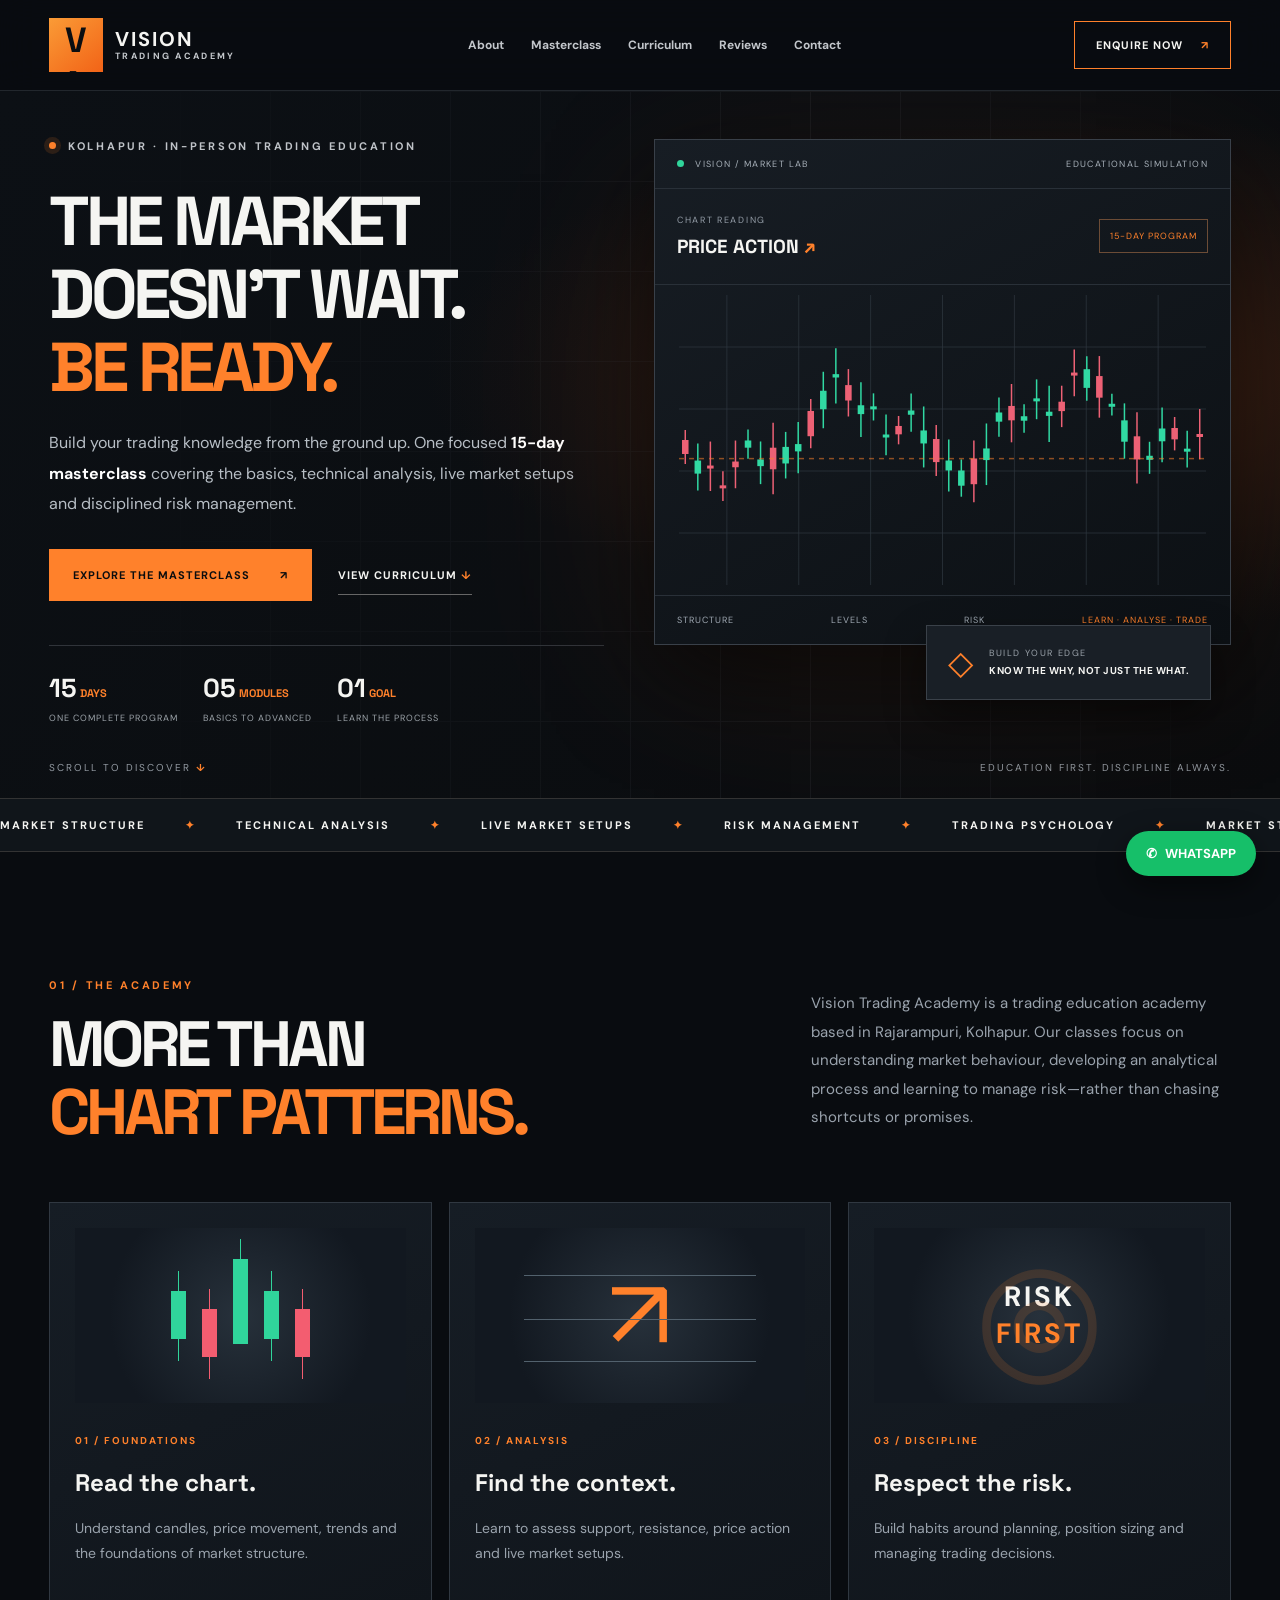
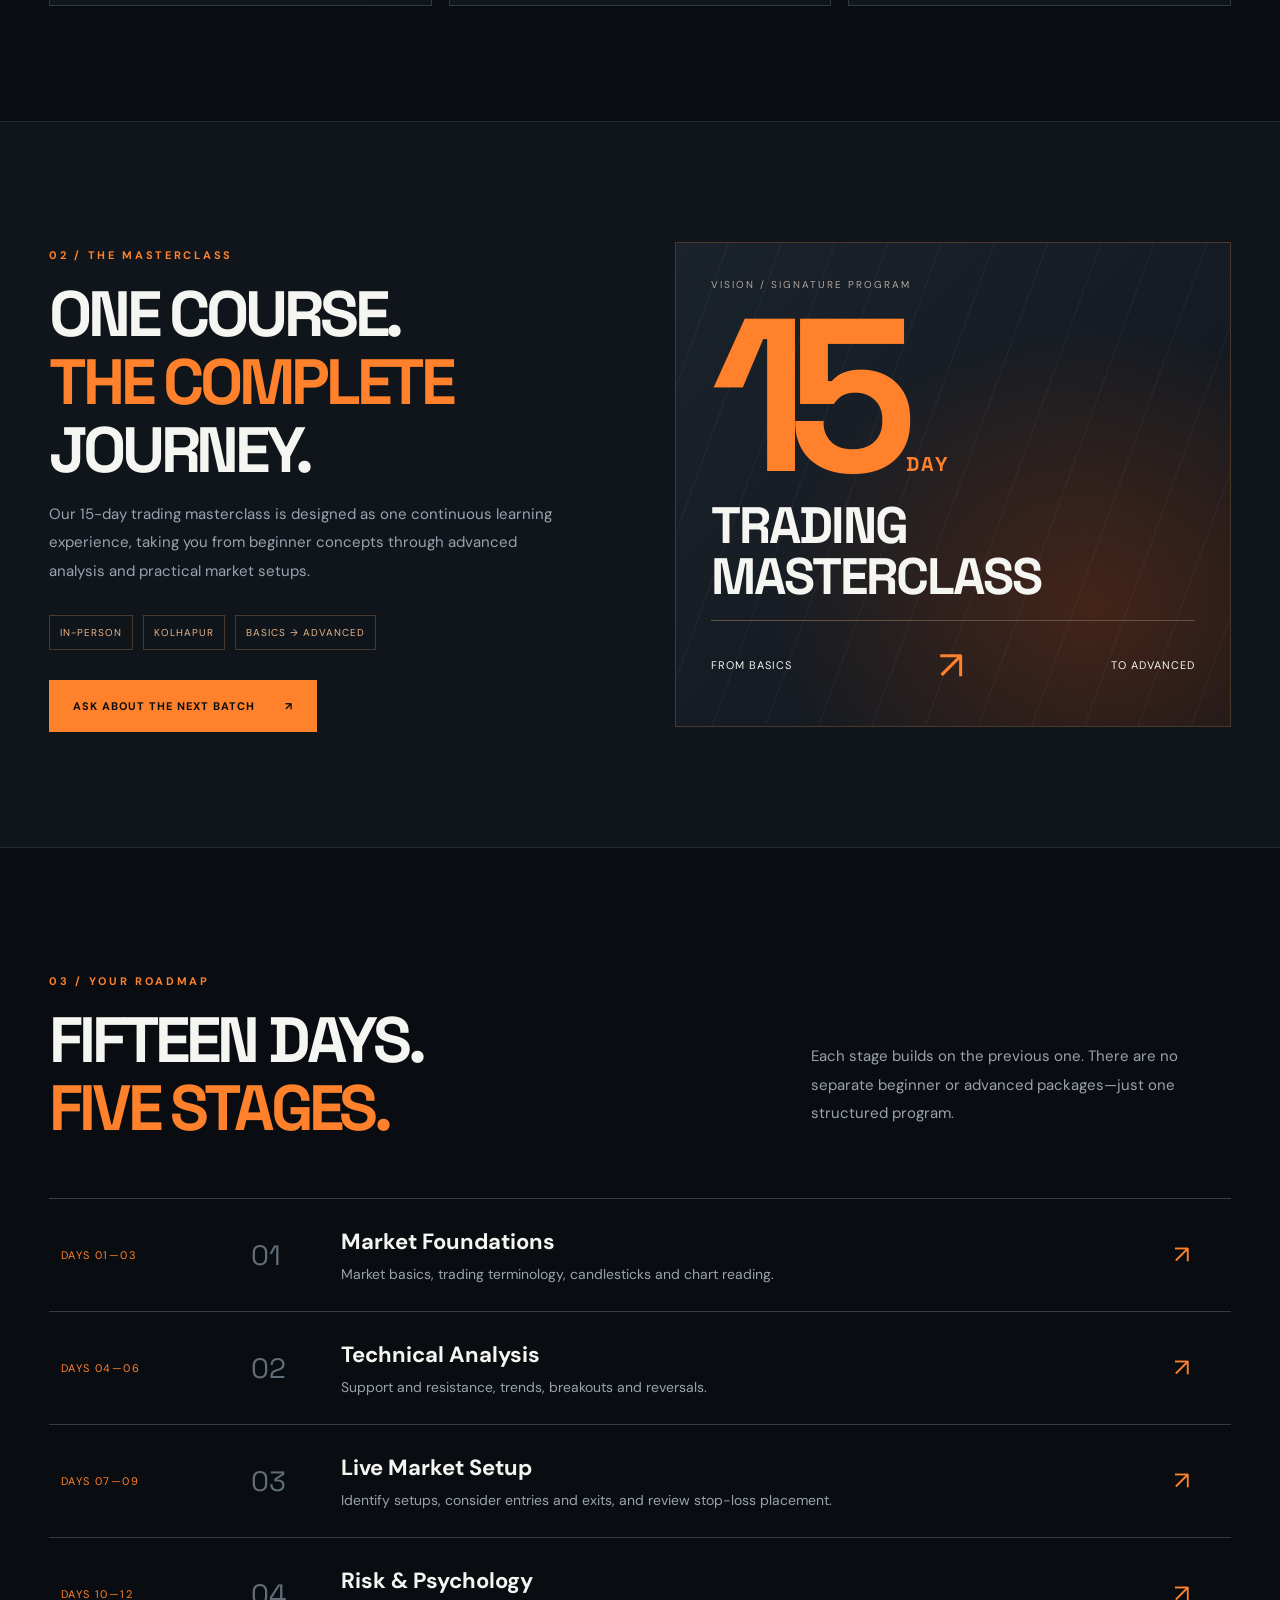
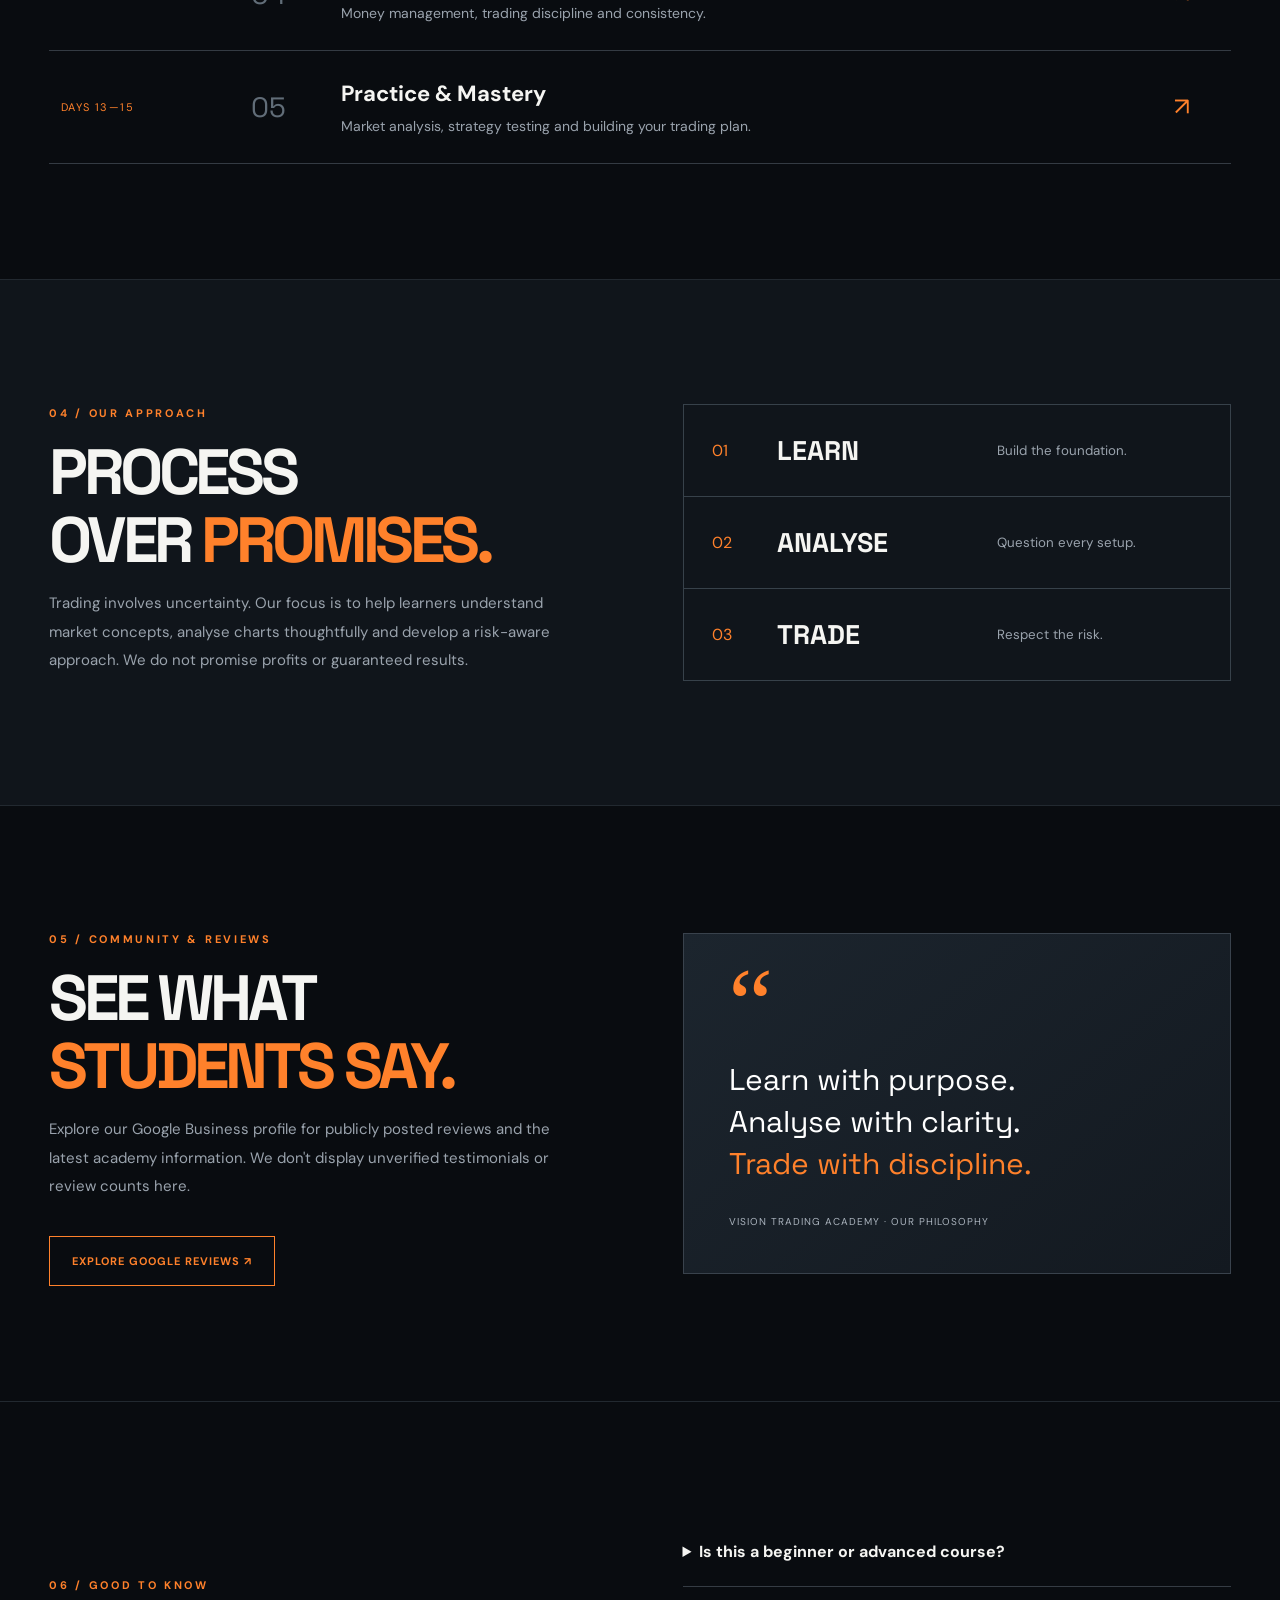
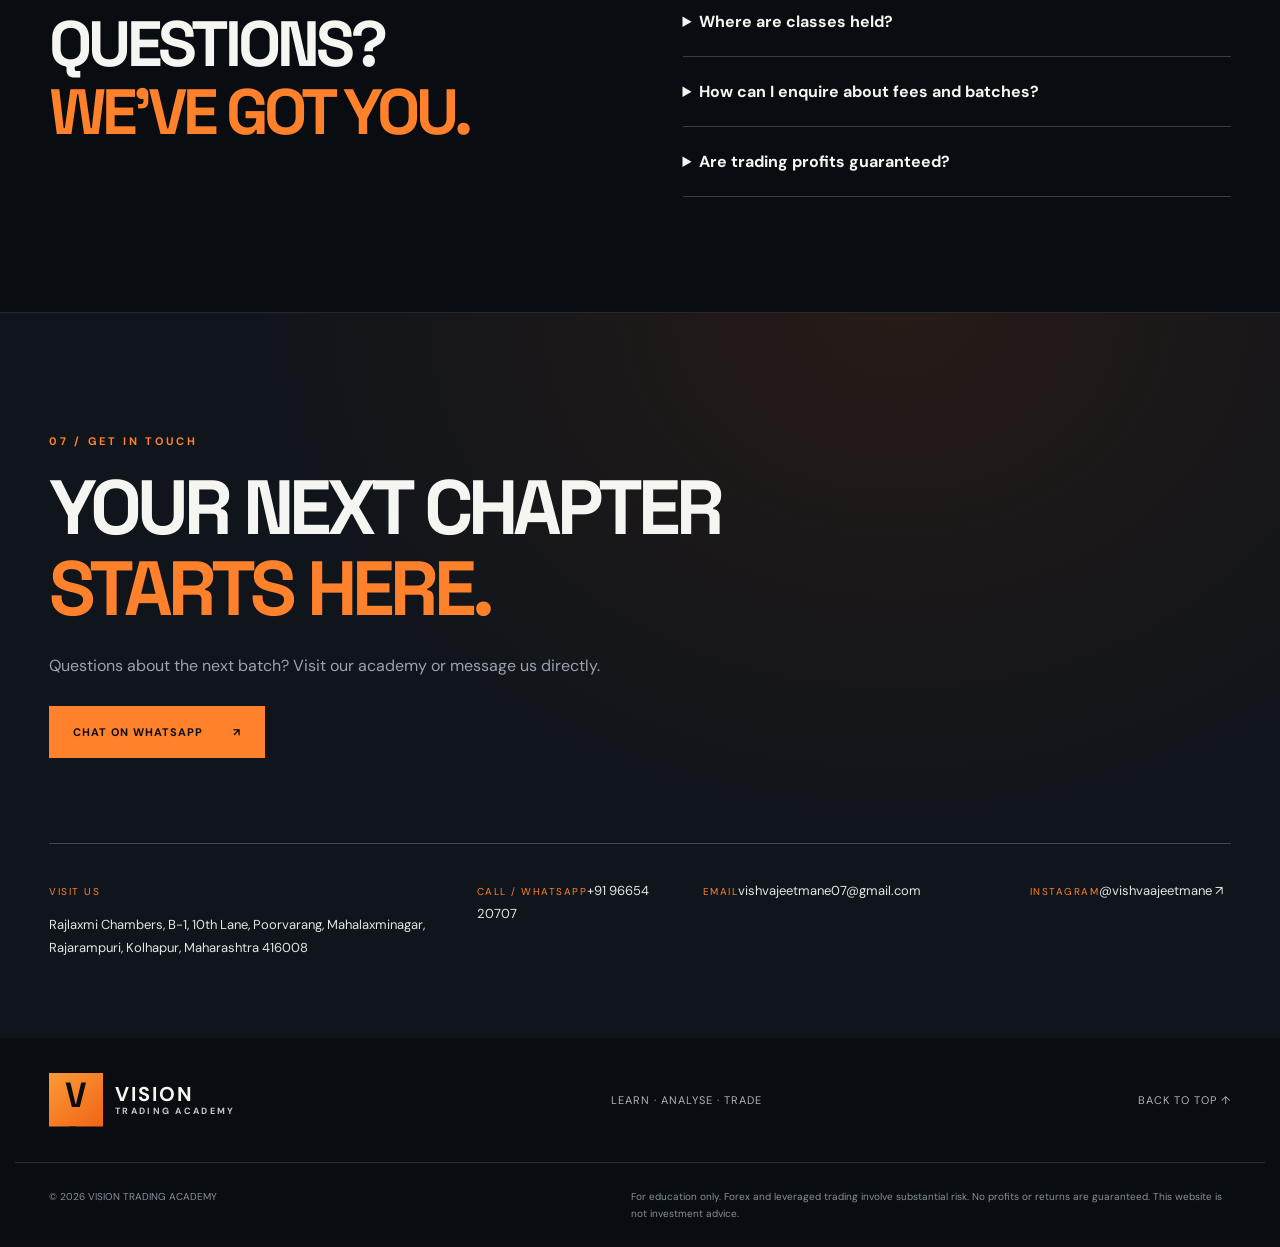
<file: index.html>
<!doctype html>
<html lang="en"><head>
<meta charset="utf-8"><meta name="viewport" content="width=device-width,initial-scale=1">
<meta name="theme-color" content="#090c10">
<title>Vision Trading Academy | 15-Day Trading Masterclass in Kolhapur</title>
<meta name="description" content="Vision Trading Academy in Kolhapur offers a 15-day in-person trading masterclass, from fundamentals to advanced chart analysis, live market setups and risk management.">
<meta property="og:title" content="Vision Trading Academy | Learn. Analyse. Trade.">
<meta property="og:description" content="One complete 15-day trading masterclass in Kolhapur.">
<link rel="icon" href="assets/favicon.svg" type="image/svg+xml">
<link rel="stylesheet" href="assets/style.css">
<script type="application/ld+json">{"@context":"https://schema.org","@type":"EducationalOrganization","name":"Vision Trading Academy","url":"https://visiontradingacademy.github.io/visiontradingacademy/","telephone":"+919665420707","email":"vishvajeetmane07@gmail.com","address":{"@type":"PostalAddress","streetAddress":"Rajlaxmi Chambers, B-1, 10th Lane, Poorvarang, Mahalaxminagar, Rajarampuri","addressLocality":"Kolhapur","addressRegion":"Maharashtra","postalCode":"416008","addressCountry":"IN"}}</script>
</head><body>
<div class="reading-progress" id="progress"></div>
<header class="header"><div class="wrap nav">
<a class="brand" href="#home" aria-label="Vision Trading Academy home"><span class="brand-mark">V<span>↗</span></span><span class="brand-text"><strong>VISION</strong><small>TRADING ACADEMY</small></span></a>
<nav id="menu" aria-label="Main navigation"><a href="#about">About</a><a href="#program">Masterclass</a><a href="#curriculum">Curriculum</a><a href="#reviews">Reviews</a><a href="#contact">Contact</a></nav>
<a class="nav-enquire" target="_blank" rel="noopener" href="https://wa.me/919665420707?text=Hi%20Vision%20Trading%20Academy%2C%20please%20share%20the%20next%20batch%20details">ENQUIRE NOW <span>↗</span></a>
<button class="menu-button" id="menuBtn" aria-label="Toggle menu" aria-expanded="false">☰</button>
</div></header>
<main>
<section id="home" class="hero"><div class="hero-grid-lines"></div><div class="wrap hero-layout">
<div class="hero-copy reveal"><p class="eyebrow"><span class="live-dot"></span> KOLHAPUR · IN-PERSON TRADING EDUCATION</p>
<h1>THE MARKET<br>DOESN'T WAIT.<br><em>BE READY.</em></h1>
<p class="lead">Build your trading knowledge from the ground up. One focused <strong>15-day masterclass</strong> covering the basics, technical analysis, live market setups and disciplined risk management.</p>
<div class="actions"><a class="primary-btn" href="#program">EXPLORE THE MASTERCLASS <span>↗</span></a><a class="quiet-link" href="#curriculum">VIEW CURRICULUM <span>↓</span></a></div>
<div class="hero-metrics"><div><strong>15<span> DAYS</span></strong><small>ONE COMPLETE PROGRAM</small></div><div><strong>05<span> MODULES</span></strong><small>BASICS TO ADVANCED</small></div><div><strong>01<span> GOAL</span></strong><small>LEARN THE PROCESS</small></div></div>
</div>
<div class="hero-art reveal" aria-label="Decorative trading chart illustration">
<div class="art-halo"></div><div class="market-panel"><div class="panel-top"><span><i class="indicator"></i> VISION / MARKET LAB</span><span>EDUCATIONAL SIMULATION</span></div>
<div class="panel-head"><div><small>CHART READING</small><strong>PRICE ACTION <b>↗</b></strong></div><span class="panel-chip">15-DAY PROGRAM</span></div>
<canvas id="chart" aria-label="Animated illustrative candlestick chart"></canvas>
<div class="panel-foot"><span>STRUCTURE</span><span>LEVELS</span><span>RISK</span><span class="foot-accent">LEARN · ANALYSE · TRADE</span></div></div>
<div class="art-label"><span class="diamond">◇</span><div><small>BUILD YOUR EDGE</small><strong>KNOW THE WHY, NOT JUST THE WHAT.</strong></div></div>
</div></div><div class="wrap hero-tail"><span>SCROLL TO DISCOVER <b>↓</b></span><span>EDUCATION FIRST. DISCIPLINE ALWAYS.</span></div></section>
<div class="marquee" aria-label="Course topics"><div class="marquee-track">MARKET STRUCTURE <span>✦</span> TECHNICAL ANALYSIS <span>✦</span> LIVE MARKET SETUPS <span>✦</span> RISK MANAGEMENT <span>✦</span> TRADING PSYCHOLOGY <span>✦</span> MARKET STRUCTURE <span>✦</span> TECHNICAL ANALYSIS <span>✦</span> LIVE MARKET SETUPS <span>✦</span> RISK MANAGEMENT <span>✦</span> TRADING PSYCHOLOGY <span>✦</span></div></div>
<section class="section" id="about"><div class="wrap"><div class="section-intro reveal"><div><p class="kicker">01 / THE ACADEMY</p><h2>MORE THAN<br><em>CHART PATTERNS.</em></h2></div><p>Vision Trading Academy is a trading education academy based in Rajarampuri, Kolhapur. Our classes focus on understanding market behaviour, developing an analytical process and learning to manage risk—rather than chasing shortcuts or promises.</p></div>
<div class="feature-grid"><article class="feature reveal"><div class="feature-art candle-art"><span class="candle up"></span><span class="candle down"></span><span class="candle up tall"></span><span class="candle up"></span><span class="candle down"></span></div><small>01 / FOUNDATIONS</small><h3>Read the chart.</h3><p>Understand candles, price movement, trends and the foundations of market structure.</p></article><article class="feature reveal"><div class="feature-art levels-art"><span></span><span></span><span></span><i>↗</i></div><small>02 / ANALYSIS</small><h3>Find the context.</h3><p>Learn to assess support, resistance, price action and live market setups.</p></article><article class="feature reveal"><div class="feature-art risk-art"><div>RISK<br><b>FIRST</b></div><span>◎</span></div><small>03 / DISCIPLINE</small><h3>Respect the risk.</h3><p>Build habits around planning, position sizing and managing trading decisions.</p></article></div></div></section>
<section class="section masterclass" id="program"><div class="wrap program-layout"><div class="program-copy reveal"><p class="kicker">02 / THE MASTERCLASS</p><h2>ONE COURSE.<br><em>THE COMPLETE</em><br>JOURNEY.</h2><p>Our 15-day trading masterclass is designed as one continuous learning experience, taking you from beginner concepts through advanced analysis and practical market setups.</p><div class="program-tags"><span>IN-PERSON</span><span>KOLHAPUR</span><span>BASICS → ADVANCED</span></div><a class="primary-btn" target="_blank" rel="noopener" href="https://wa.me/919665420707?text=Hi%20Vision%20Trading%20Academy%2C%20I%20want%20fees%20and%20next%20batch%20details%20for%20the%2015-day%20masterclass">ASK ABOUT THE NEXT BATCH <span>↗</span></a></div>
<div class="program-visual reveal"><span class="corner-label">VISION / SIGNATURE PROGRAM</span><div class="number-15">15<span>DAY</span></div><div class="program-visual-title">TRADING<br>MASTERCLASS</div><div class="program-bottom"><span>FROM BASICS</span><span class="program-arrow">↗</span><span>TO ADVANCED</span></div></div></div></section>
<section class="section curriculum" id="curriculum"><div class="wrap"><div class="section-intro reveal"><div><p class="kicker">03 / YOUR ROADMAP</p><h2>FIFTEEN DAYS.<br><em>FIVE STAGES.</em></h2></div><p>Each stage builds on the previous one. There are no separate beginner or advanced packages—just one structured program.</p></div>
<div class="roadmap"><div class="roadmap-row reveal"><span class="days">DAYS 01—03</span><span class="stage">01</span><div><h3>Market Foundations</h3><p>Market basics, trading terminology, candlesticks and chart reading.</p></div><span class="stage-icon">↗</span></div><div class="roadmap-row reveal"><span class="days">DAYS 04—06</span><span class="stage">02</span><div><h3>Technical Analysis</h3><p>Support and resistance, trends, breakouts and reversals.</p></div><span class="stage-icon">↗</span></div><div class="roadmap-row reveal"><span class="days">DAYS 07—09</span><span class="stage">03</span><div><h3>Live Market Setup</h3><p>Identify setups, consider entries and exits, and review stop-loss placement.</p></div><span class="stage-icon">↗</span></div><div class="roadmap-row reveal"><span class="days">DAYS 10—12</span><span class="stage">04</span><div><h3>Risk &amp; Psychology</h3><p>Money management, trading discipline and consistency.</p></div><span class="stage-icon">↗</span></div><div class="roadmap-row reveal"><span class="days">DAYS 13—15</span><span class="stage">05</span><div><h3>Practice &amp; Mastery</h3><p>Market analysis, strategy testing and building your trading plan.</p></div><span class="stage-icon">↗</span></div></div></div></section>
<section class="section philosophy"><div class="wrap philosophy-layout"><div class="reveal"><p class="kicker">04 / OUR APPROACH</p><h2>PROCESS<br>OVER <em>PROMISES.</em></h2><p>Trading involves uncertainty. Our focus is to help learners understand market concepts, analyse charts thoughtfully and develop a risk-aware approach. We do not promise profits or guaranteed results.</p></div><div class="manifesto reveal"><div><span>01</span><strong>LEARN</strong><small>Build the foundation.</small></div><div><span>02</span><strong>ANALYSE</strong><small>Question every setup.</small></div><div><span>03</span><strong>TRADE</strong><small>Respect the risk.</small></div></div></div></section>
<section class="section reviews" id="reviews"><div class="wrap reviews-layout"><div class="reveal"><p class="kicker">05 / COMMUNITY &amp; REVIEWS</p><h2>SEE WHAT<br><em>STUDENTS SAY.</em></h2><p>Explore our Google Business profile for publicly posted reviews and the latest academy information. We don't display unverified testimonials or review counts here.</p><a class="outline-btn" target="_blank" rel="noopener" href="https://www.google.com/maps/search/?api=1&amp;query=Vision+Trading+Academy+Rajarampuri+Kolhapur">EXPLORE GOOGLE REVIEWS ↗</a></div><div class="review-panel reveal"><div class="review-mark">“</div><p>Learn with purpose.<br>Analyse with clarity.<br><em>Trade with discipline.</em></p><small>VISION TRADING ACADEMY · OUR PHILOSOPHY</small></div></div></section>
<section class="section faq" id="faq"><div class="wrap faq-layout"><div class="reveal"><p class="kicker">06 / GOOD TO KNOW</p><h2>QUESTIONS?<br><em>WE'VE GOT YOU.</em></h2></div><div class="faq-items reveal"><details><summary>Is this a beginner or advanced course?</summary><p>It's one complete 15-day masterclass, starting with fundamentals and progressing to advanced concepts and market setups.</p></details><details><summary>Where are classes held?</summary><p>At Vision Trading Academy, Rajlaxmi Chambers, Rajarampuri, Kolhapur. Contact us to confirm the current batch format and schedule.</p></details><details><summary>How can I enquire about fees and batches?</summary><p>WhatsApp or call +91 96654 20707 for the latest information.</p></details><details><summary>Are trading profits guaranteed?</summary><p>No. Trading involves financial risk. Our training is educational and does not guarantee outcomes.</p></details></div></div></section>
<section class="contact-section" id="contact"><div class="wrap"><p class="kicker">07 / GET IN TOUCH</p><h2 class="reveal">YOUR NEXT CHAPTER<br><em>STARTS HERE.</em></h2><p class="contact-lead">Questions about the next batch? Visit our academy or message us directly.</p><a class="primary-btn" target="_blank" rel="noopener" href="https://wa.me/919665420707?text=Hi%20Vision%20Trading%20Academy%2C%20I%20want%20to%20join%20the%2015-day%20masterclass">CHAT ON WHATSAPP <span>↗</span></a><div class="contact-grid"><div><small>VISIT US</small><p>Rajlaxmi Chambers, B-1, 10th Lane, Poorvarang, Mahalaxminagar, Rajarampuri, Kolhapur, Maharashtra 416008</p></div><div><small>CALL / WHATSAPP</small><a href="tel:+919665420707">+91 96654 20707</a></div><div><small>EMAIL</small><a href="mailto:vishvajeetmane07@gmail.com">vishvajeetmane07@gmail.com</a></div><div><small>INSTAGRAM</small><a href="https://www.instagram.com/vishvaajeetmane/" target="_blank" rel="noopener">@vishvaajeetmane ↗</a></div></div></div></section>
</main><footer><div class="wrap footer-row"><div class="brand"><span class="brand-mark">V<span>↗</span></span><span class="brand-text"><strong>VISION</strong><small>TRADING ACADEMY</small></span></div><span>LEARN · ANALYSE · TRADE</span><a href="#home">BACK TO TOP ↑</a></div><div class="wrap footer-base"><span>© 2026 VISION TRADING ACADEMY</span><p>For education only. Forex and leveraged trading involve substantial risk. No profits or returns are guaranteed. This website is not investment advice.</p></div></footer>
<a class="whatsapp-float" href="https://wa.me/919665420707?text=Hi%20Vision%20Trading%20Academy%2C%20please%20share%20course%20details" target="_blank" rel="noopener" aria-label="Contact us on WhatsApp">✆ <span>WHATSAPP</span></a>
<script src="assets/script.js" defer></script></body></html>
</file>
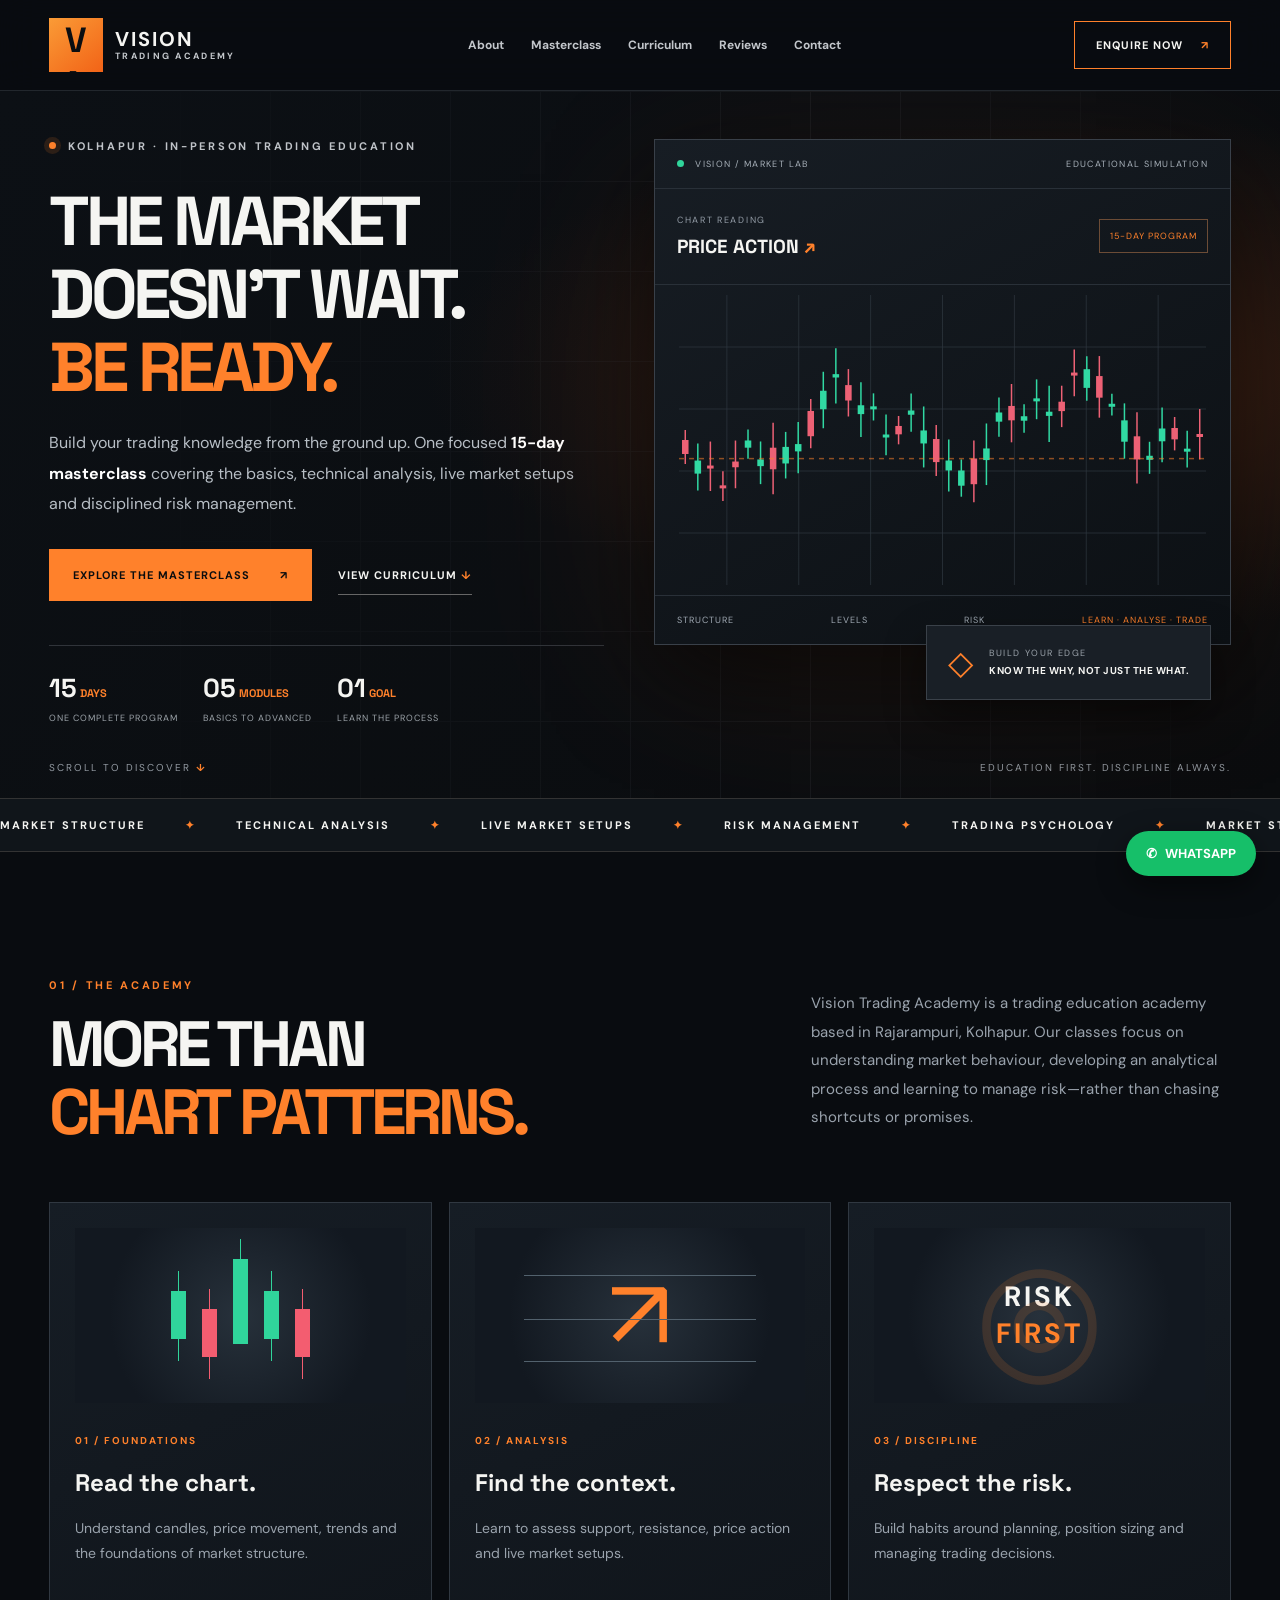
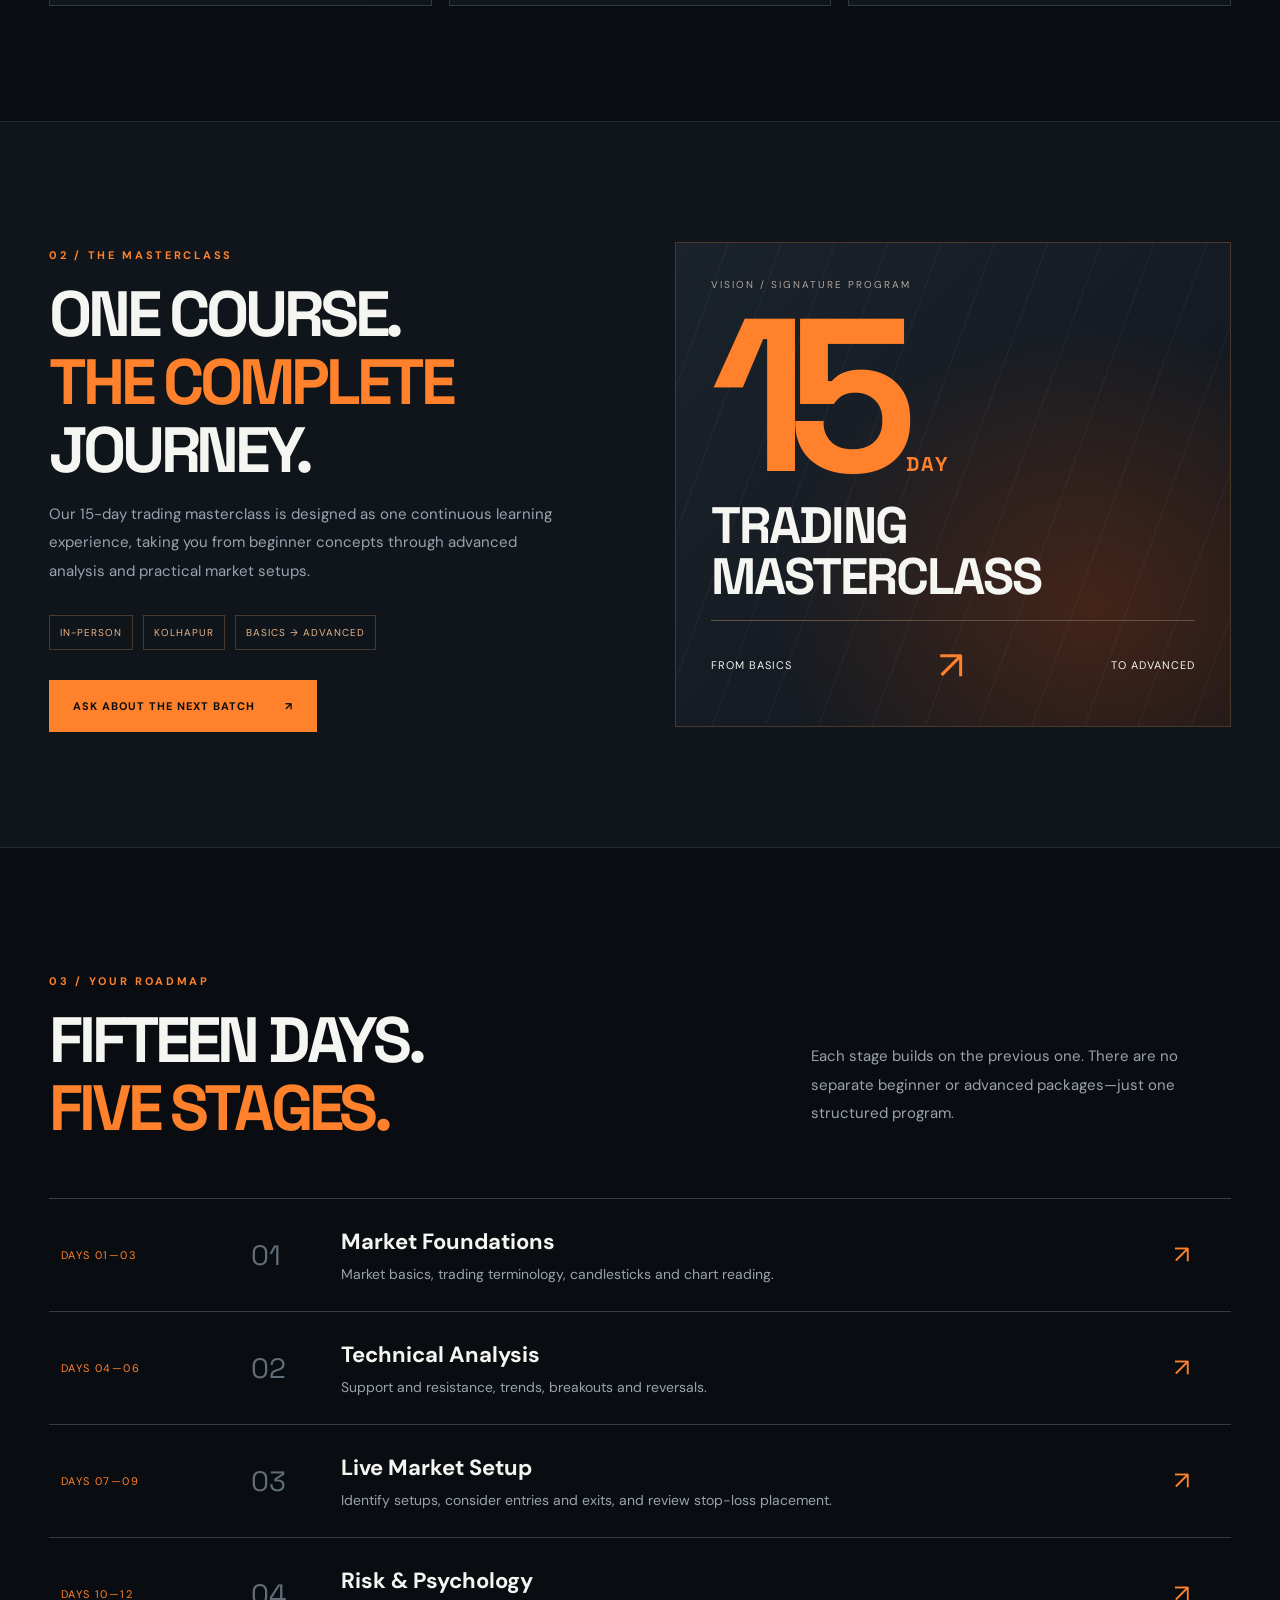
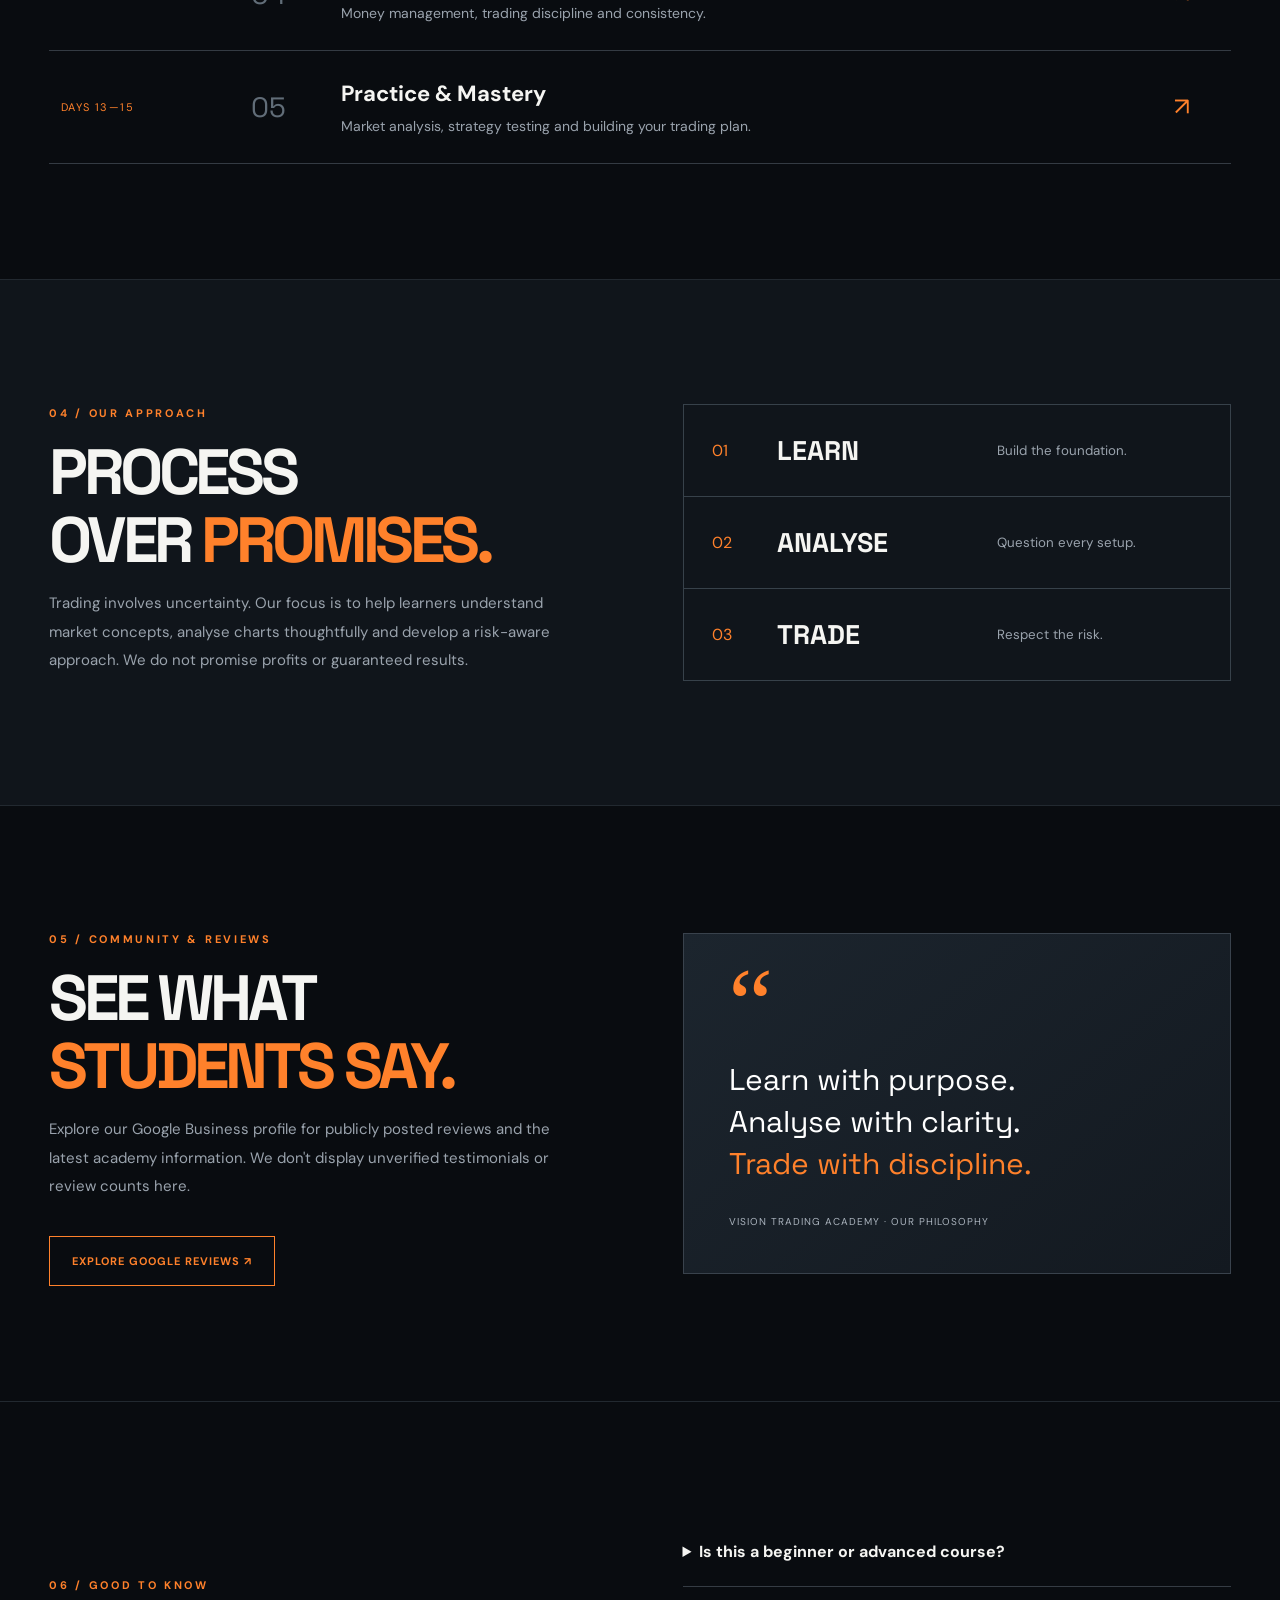
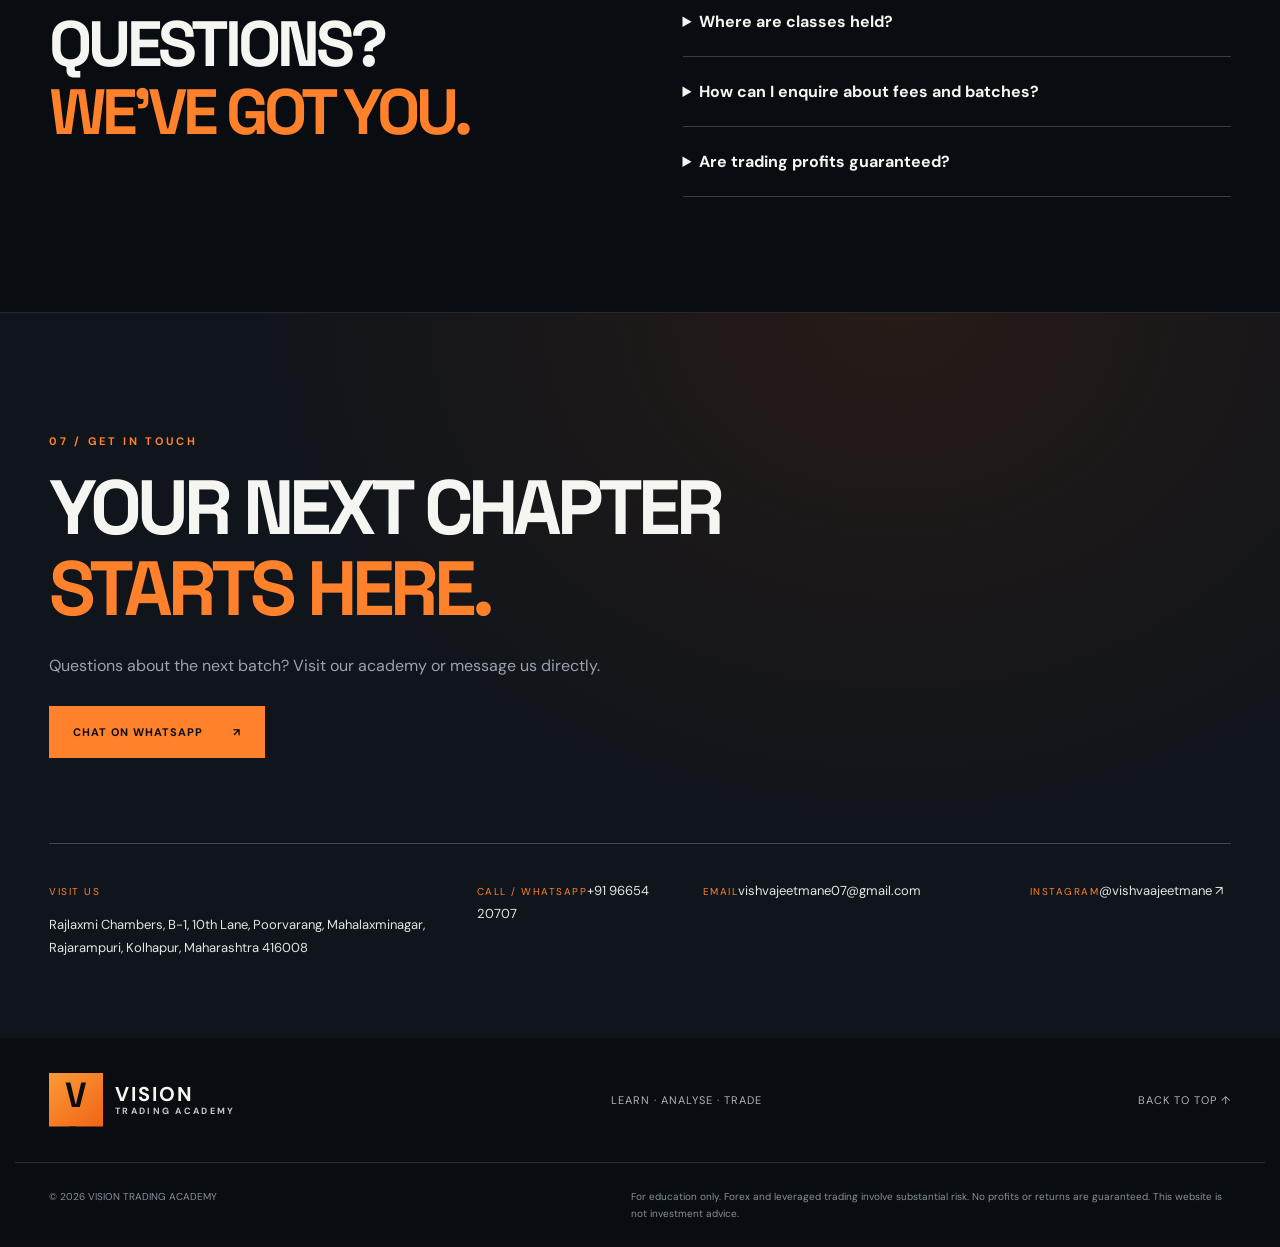
<file: assets/index.html>
<!doctype html>
<html lang="en"><head>
<meta charset="utf-8"><meta name="viewport" content="width=device-width,initial-scale=1">
<meta name="theme-color" content="#090c10">
<title>Vision Trading Academy | 15-Day Trading Masterclass in Kolhapur</title>
<meta name="description" content="Vision Trading Academy in Kolhapur offers a 15-day in-person trading masterclass, from fundamentals to advanced chart analysis, live market setups and risk management.">
<meta property="og:title" content="Vision Trading Academy | Learn. Analyse. Trade.">
<meta property="og:description" content="One complete 15-day trading masterclass in Kolhapur.">
<link rel="icon" href="assets/favicon.svg" type="image/svg+xml">
<link rel="stylesheet" href="assets/style.css">
<script type="application/ld+json">{"@context":"https://schema.org","@type":"EducationalOrganization","name":"Vision Trading Academy","url":"https://visiontradingacademy.github.io/visiontradingacademy/","telephone":"+919665420707","email":"vishvajeetmane07@gmail.com","address":{"@type":"PostalAddress","streetAddress":"Rajlaxmi Chambers, B-1, 10th Lane, Poorvarang, Mahalaxminagar, Rajarampuri","addressLocality":"Kolhapur","addressRegion":"Maharashtra","postalCode":"416008","addressCountry":"IN"}}</script>
</head><body>
<div class="reading-progress" id="progress"></div>
<header class="header"><div class="wrap nav">
<a class="brand" href="#home" aria-label="Vision Trading Academy home"><span class="brand-mark">V<span>↗</span></span><span class="brand-text"><strong>VISION</strong><small>TRADING ACADEMY</small></span></a>
<nav id="menu" aria-label="Main navigation"><a href="#about">About</a><a href="#program">Masterclass</a><a href="#curriculum">Curriculum</a><a href="#reviews">Reviews</a><a href="#contact">Contact</a></nav>
<a class="nav-enquire" target="_blank" rel="noopener" href="https://wa.me/919665420707?text=Hi%20Vision%20Trading%20Academy%2C%20please%20share%20the%20next%20batch%20details">ENQUIRE NOW <span>↗</span></a>
<button class="menu-button" id="menuBtn" aria-label="Toggle menu" aria-expanded="false">☰</button>
</div></header>
<main>
<section id="home" class="hero"><div class="hero-grid-lines"></div><div class="wrap hero-layout">
<div class="hero-copy reveal"><p class="eyebrow"><span class="live-dot"></span> KOLHAPUR · IN-PERSON TRADING EDUCATION</p>
<h1>THE MARKET<br>DOESN'T WAIT.<br><em>BE READY.</em></h1>
<p class="lead">Build your trading knowledge from the ground up. One focused <strong>15-day masterclass</strong> covering the basics, technical analysis, live market setups and disciplined risk management.</p>
<div class="actions"><a class="primary-btn" href="#program">EXPLORE THE MASTERCLASS <span>↗</span></a><a class="quiet-link" href="#curriculum">VIEW CURRICULUM <span>↓</span></a></div>
<div class="hero-metrics"><div><strong>15<span> DAYS</span></strong><small>ONE COMPLETE PROGRAM</small></div><div><strong>05<span> MODULES</span></strong><small>BASICS TO ADVANCED</small></div><div><strong>01<span> GOAL</span></strong><small>LEARN THE PROCESS</small></div></div>
</div>
<div class="hero-art reveal" aria-label="Decorative trading chart illustration">
<div class="art-halo"></div><div class="market-panel"><div class="panel-top"><span><i class="indicator"></i> VISION / MARKET LAB</span><span>EDUCATIONAL SIMULATION</span></div>
<div class="panel-head"><div><small>CHART READING</small><strong>PRICE ACTION <b>↗</b></strong></div><span class="panel-chip">15-DAY PROGRAM</span></div>
<canvas id="chart" aria-label="Animated illustrative candlestick chart"></canvas>
<div class="panel-foot"><span>STRUCTURE</span><span>LEVELS</span><span>RISK</span><span class="foot-accent">LEARN · ANALYSE · TRADE</span></div></div>
<div class="art-label"><span class="diamond">◇</span><div><small>BUILD YOUR EDGE</small><strong>KNOW THE WHY, NOT JUST THE WHAT.</strong></div></div>
</div></div><div class="wrap hero-tail"><span>SCROLL TO DISCOVER <b>↓</b></span><span>EDUCATION FIRST. DISCIPLINE ALWAYS.</span></div></section>
<div class="marquee" aria-label="Course topics"><div class="marquee-track">MARKET STRUCTURE <span>✦</span> TECHNICAL ANALYSIS <span>✦</span> LIVE MARKET SETUPS <span>✦</span> RISK MANAGEMENT <span>✦</span> TRADING PSYCHOLOGY <span>✦</span> MARKET STRUCTURE <span>✦</span> TECHNICAL ANALYSIS <span>✦</span> LIVE MARKET SETUPS <span>✦</span> RISK MANAGEMENT <span>✦</span> TRADING PSYCHOLOGY <span>✦</span></div></div>
<section class="section" id="about"><div class="wrap"><div class="section-intro reveal"><div><p class="kicker">01 / THE ACADEMY</p><h2>MORE THAN<br><em>CHART PATTERNS.</em></h2></div><p>Vision Trading Academy is a trading education academy based in Rajarampuri, Kolhapur. Our classes focus on understanding market behaviour, developing an analytical process and learning to manage risk—rather than chasing shortcuts or promises.</p></div>
<div class="feature-grid"><article class="feature reveal"><div class="feature-art candle-art"><span class="candle up"></span><span class="candle down"></span><span class="candle up tall"></span><span class="candle up"></span><span class="candle down"></span></div><small>01 / FOUNDATIONS</small><h3>Read the chart.</h3><p>Understand candles, price movement, trends and the foundations of market structure.</p></article><article class="feature reveal"><div class="feature-art levels-art"><span></span><span></span><span></span><i>↗</i></div><small>02 / ANALYSIS</small><h3>Find the context.</h3><p>Learn to assess support, resistance, price action and live market setups.</p></article><article class="feature reveal"><div class="feature-art risk-art"><div>RISK<br><b>FIRST</b></div><span>◎</span></div><small>03 / DISCIPLINE</small><h3>Respect the risk.</h3><p>Build habits around planning, position sizing and managing trading decisions.</p></article></div></div></section>
<section class="section masterclass" id="program"><div class="wrap program-layout"><div class="program-copy reveal"><p class="kicker">02 / THE MASTERCLASS</p><h2>ONE COURSE.<br><em>THE COMPLETE</em><br>JOURNEY.</h2><p>Our 15-day trading masterclass is designed as one continuous learning experience, taking you from beginner concepts through advanced analysis and practical market setups.</p><div class="program-tags"><span>IN-PERSON</span><span>KOLHAPUR</span><span>BASICS → ADVANCED</span></div><a class="primary-btn" target="_blank" rel="noopener" href="https://wa.me/919665420707?text=Hi%20Vision%20Trading%20Academy%2C%20I%20want%20fees%20and%20next%20batch%20details%20for%20the%2015-day%20masterclass">ASK ABOUT THE NEXT BATCH <span>↗</span></a></div>
<div class="program-visual reveal"><span class="corner-label">VISION / SIGNATURE PROGRAM</span><div class="number-15">15<span>DAY</span></div><div class="program-visual-title">TRADING<br>MASTERCLASS</div><div class="program-bottom"><span>FROM BASICS</span><span class="program-arrow">↗</span><span>TO ADVANCED</span></div></div></div></section>
<section class="section curriculum" id="curriculum"><div class="wrap"><div class="section-intro reveal"><div><p class="kicker">03 / YOUR ROADMAP</p><h2>FIFTEEN DAYS.<br><em>FIVE STAGES.</em></h2></div><p>Each stage builds on the previous one. There are no separate beginner or advanced packages—just one structured program.</p></div>
<div class="roadmap"><div class="roadmap-row reveal"><span class="days">DAYS 01—03</span><span class="stage">01</span><div><h3>Market Foundations</h3><p>Market basics, trading terminology, candlesticks and chart reading.</p></div><span class="stage-icon">↗</span></div><div class="roadmap-row reveal"><span class="days">DAYS 04—06</span><span class="stage">02</span><div><h3>Technical Analysis</h3><p>Support and resistance, trends, breakouts and reversals.</p></div><span class="stage-icon">↗</span></div><div class="roadmap-row reveal"><span class="days">DAYS 07—09</span><span class="stage">03</span><div><h3>Live Market Setup</h3><p>Identify setups, consider entries and exits, and review stop-loss placement.</p></div><span class="stage-icon">↗</span></div><div class="roadmap-row reveal"><span class="days">DAYS 10—12</span><span class="stage">04</span><div><h3>Risk &amp; Psychology</h3><p>Money management, trading discipline and consistency.</p></div><span class="stage-icon">↗</span></div><div class="roadmap-row reveal"><span class="days">DAYS 13—15</span><span class="stage">05</span><div><h3>Practice &amp; Mastery</h3><p>Market analysis, strategy testing and building your trading plan.</p></div><span class="stage-icon">↗</span></div></div></div></section>
<section class="section philosophy"><div class="wrap philosophy-layout"><div class="reveal"><p class="kicker">04 / OUR APPROACH</p><h2>PROCESS<br>OVER <em>PROMISES.</em></h2><p>Trading involves uncertainty. Our focus is to help learners understand market concepts, analyse charts thoughtfully and develop a risk-aware approach. We do not promise profits or guaranteed results.</p></div><div class="manifesto reveal"><div><span>01</span><strong>LEARN</strong><small>Build the foundation.</small></div><div><span>02</span><strong>ANALYSE</strong><small>Question every setup.</small></div><div><span>03</span><strong>TRADE</strong><small>Respect the risk.</small></div></div></div></section>
<section class="section reviews" id="reviews"><div class="wrap reviews-layout"><div class="reveal"><p class="kicker">05 / COMMUNITY &amp; REVIEWS</p><h2>SEE WHAT<br><em>STUDENTS SAY.</em></h2><p>Explore our Google Business profile for publicly posted reviews and the latest academy information. We don't display unverified testimonials or review counts here.</p><a class="outline-btn" target="_blank" rel="noopener" href="https://www.google.com/maps/search/?api=1&amp;query=Vision+Trading+Academy+Rajarampuri+Kolhapur">EXPLORE GOOGLE REVIEWS ↗</a></div><div class="review-panel reveal"><div class="review-mark">“</div><p>Learn with purpose.<br>Analyse with clarity.<br><em>Trade with discipline.</em></p><small>VISION TRADING ACADEMY · OUR PHILOSOPHY</small></div></div></section>
<section class="section faq" id="faq"><div class="wrap faq-layout"><div class="reveal"><p class="kicker">06 / GOOD TO KNOW</p><h2>QUESTIONS?<br><em>WE'VE GOT YOU.</em></h2></div><div class="faq-items reveal"><details><summary>Is this a beginner or advanced course?</summary><p>It's one complete 15-day masterclass, starting with fundamentals and progressing to advanced concepts and market setups.</p></details><details><summary>Where are classes held?</summary><p>At Vision Trading Academy, Rajlaxmi Chambers, Rajarampuri, Kolhapur. Contact us to confirm the current batch format and schedule.</p></details><details><summary>How can I enquire about fees and batches?</summary><p>WhatsApp or call +91 96654 20707 for the latest information.</p></details><details><summary>Are trading profits guaranteed?</summary><p>No. Trading involves financial risk. Our training is educational and does not guarantee outcomes.</p></details></div></div></section>
<section class="contact-section" id="contact"><div class="wrap"><p class="kicker">07 / GET IN TOUCH</p><h2 class="reveal">YOUR NEXT CHAPTER<br><em>STARTS HERE.</em></h2><p class="contact-lead">Questions about the next batch? Visit our academy or message us directly.</p><a class="primary-btn" target="_blank" rel="noopener" href="https://wa.me/919665420707?text=Hi%20Vision%20Trading%20Academy%2C%20I%20want%20to%20join%20the%2015-day%20masterclass">CHAT ON WHATSAPP <span>↗</span></a><div class="contact-grid"><div><small>VISIT US</small><p>Rajlaxmi Chambers, B-1, 10th Lane, Poorvarang, Mahalaxminagar, Rajarampuri, Kolhapur, Maharashtra 416008</p></div><div><small>CALL / WHATSAPP</small><a href="tel:+919665420707">+91 96654 20707</a></div><div><small>EMAIL</small><a href="mailto:vishvajeetmane07@gmail.com">vishvajeetmane07@gmail.com</a></div><div><small>INSTAGRAM</small><a href="https://www.instagram.com/vishvaajeetmane/" target="_blank" rel="noopener">@vishvaajeetmane ↗</a></div></div></div></section>
</main><footer><div class="wrap footer-row"><div class="brand"><span class="brand-mark">V<span>↗</span></span><span class="brand-text"><strong>VISION</strong><small>TRADING ACADEMY</small></span></div><span>LEARN · ANALYSE · TRADE</span><a href="#home">BACK TO TOP ↑</a></div><div class="wrap footer-base"><span>© 2026 VISION TRADING ACADEMY</span><p>For education only. Forex and leveraged trading involve substantial risk. No profits or returns are guaranteed. This website is not investment advice.</p></div></footer>
<a class="whatsapp-float" href="https://wa.me/919665420707?text=Hi%20Vision%20Trading%20Academy%2C%20please%20share%20course%20details" target="_blank" rel="noopener" aria-label="Contact us on WhatsApp">✆ <span>WHATSAPP</span></a>
<script src="assets/script.js" defer></script></body></html>
</file>
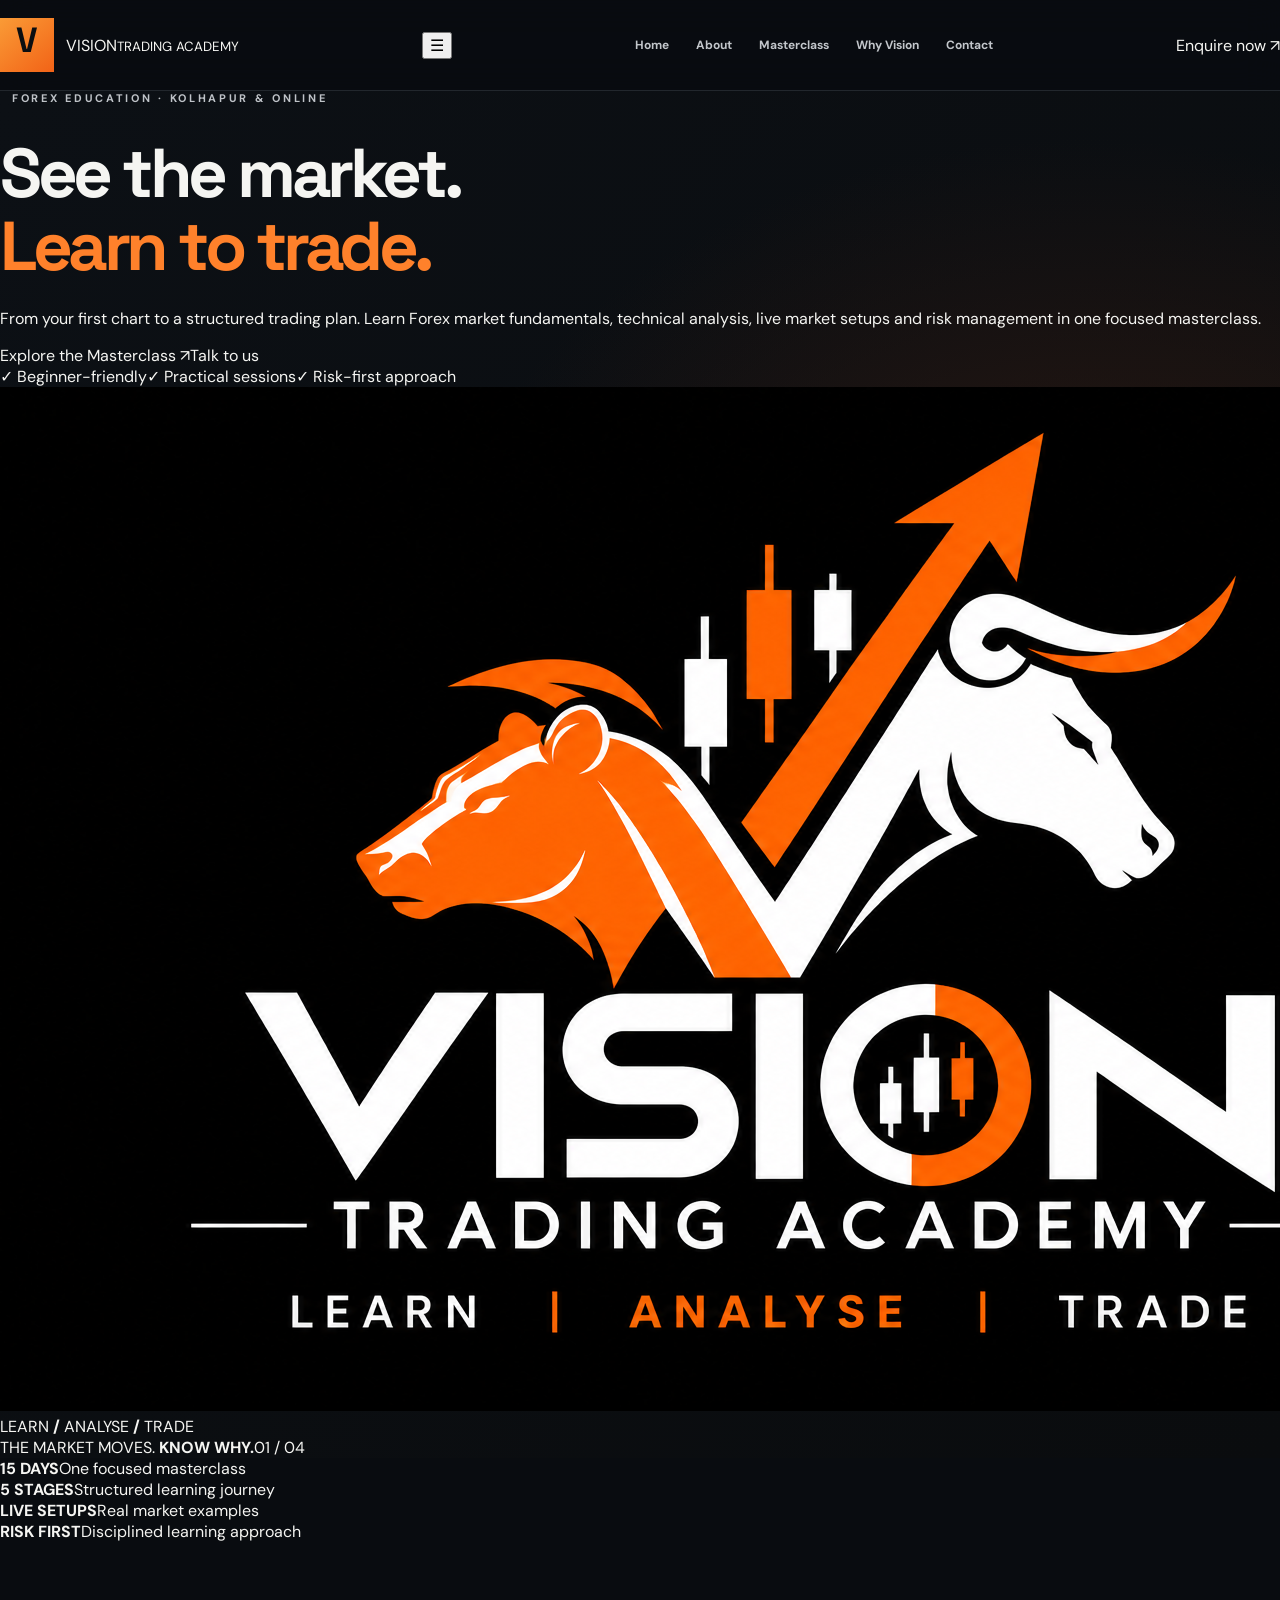
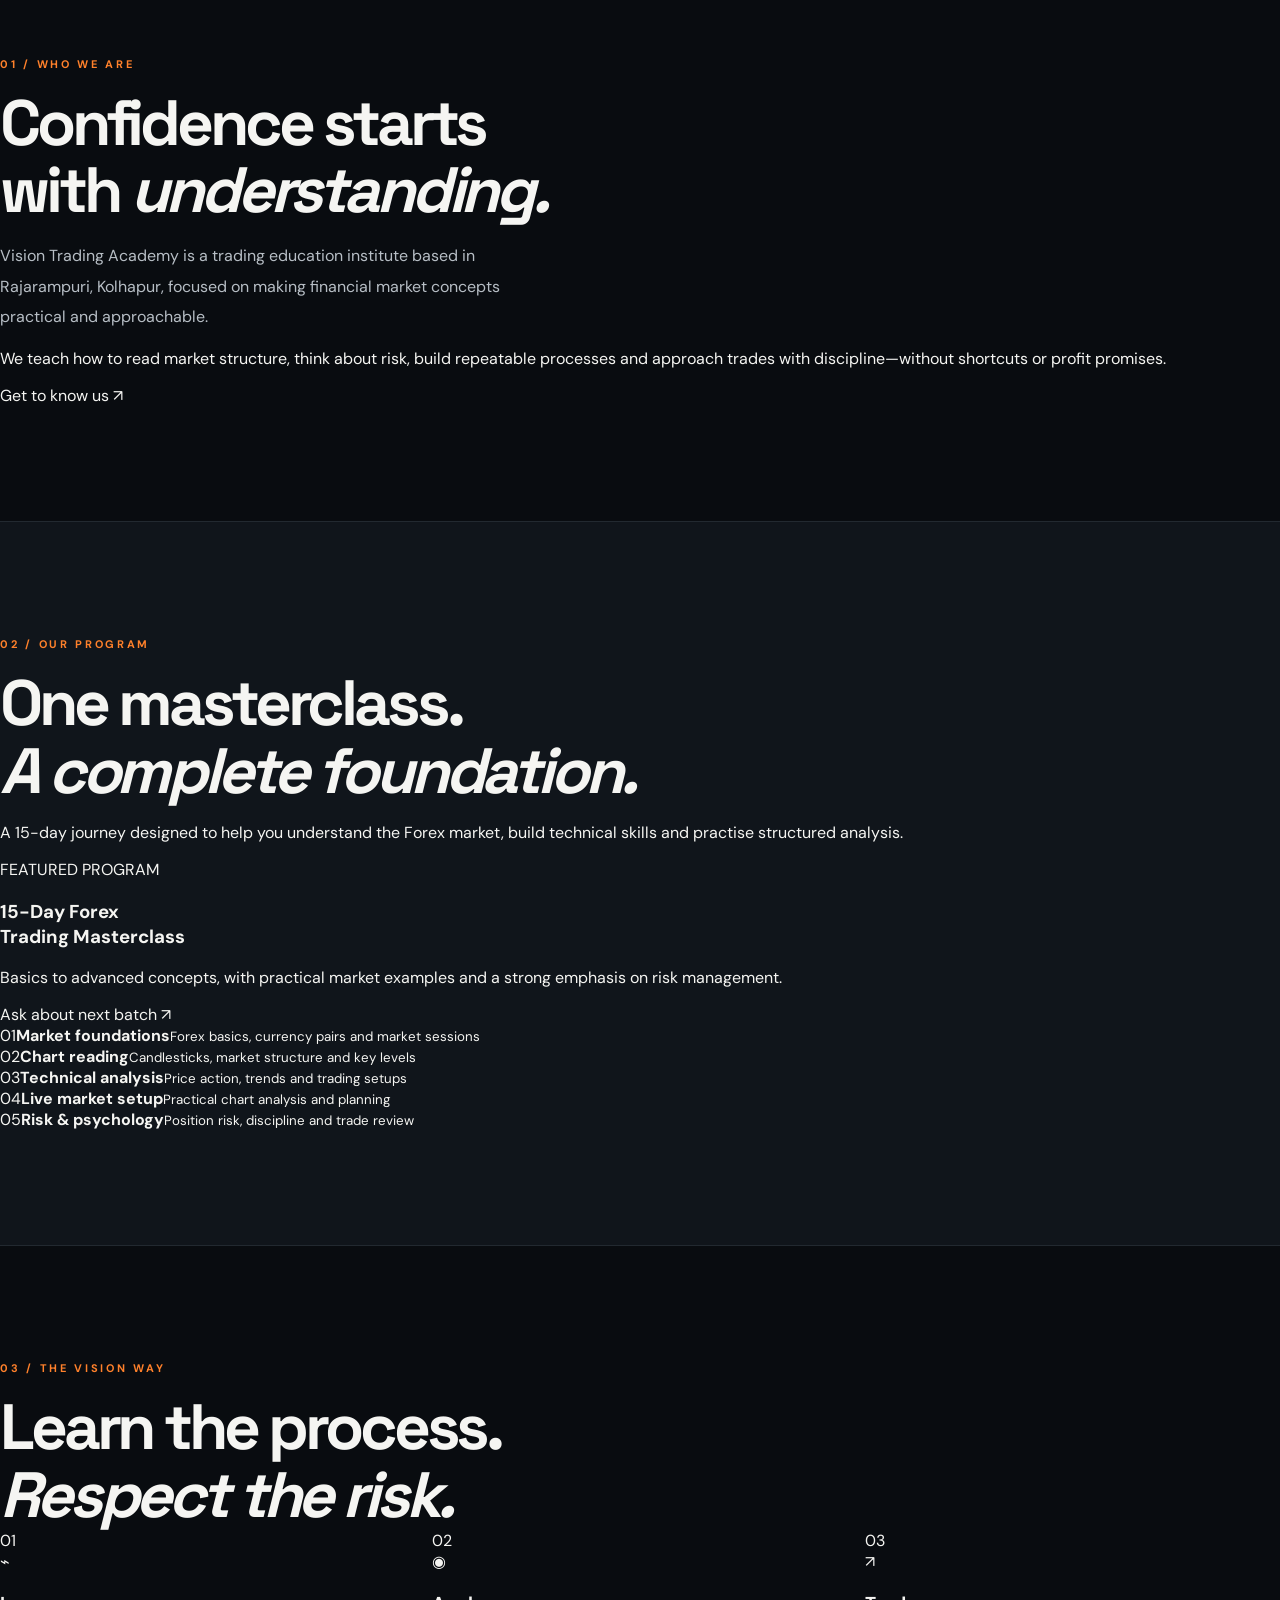
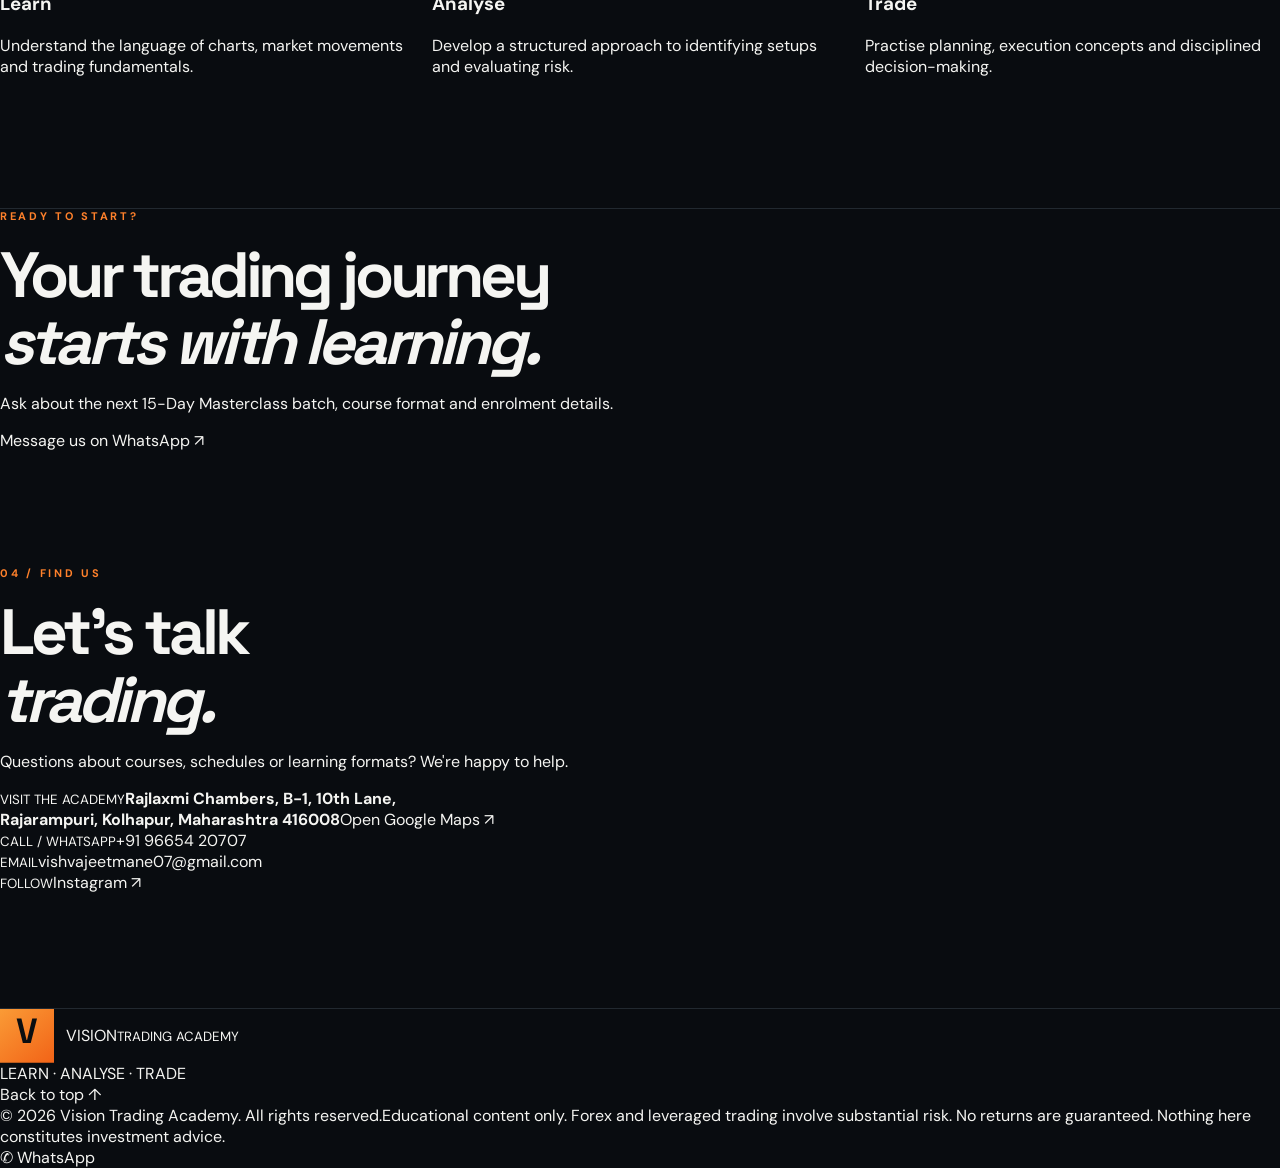
<file: index (2).html>
<!doctype html><html lang="en"><head><meta charset="utf-8"><meta name="viewport" content="width=device-width,initial-scale=1"><meta name="theme-color" content="#090909"><meta name="description" content="Vision Trading Academy in Kolhapur offers a practical 15-day Forex Trading Masterclass covering market structure, technical analysis, risk management and live market setups."><title>Vision Trading Academy | Forex Trading Classes in Kolhapur</title><meta property="og:type" content="website"><meta property="og:title" content="Vision Trading Academy | Learn · Analyse · Trade"><meta property="og:description" content="Join the 15-Day Forex Trading Masterclass in Kolhapur. Learn market fundamentals, technical analysis and disciplined risk management."><meta property="og:image" content="assets/vision-logo.png"><link rel="icon" href="assets/favicon.png"><link rel="stylesheet" href="assets/style.css"><script type="application/ld+json">{"@context":"https://schema.org","@type":"EducationalOrganization","name":"Vision Trading Academy","description":"Forex trading education and 15-day trading masterclass in Kolhapur","telephone":"+91 96654 20707","email":"vishvajeetmane07@gmail.com","address":{"@type":"PostalAddress","streetAddress":"Rajlaxmi Chambers, B-1, 10th Lane, Poorvarang, Mahalaxminagar, Rajarampuri","addressLocality":"Kolhapur","addressRegion":"Maharashtra","postalCode":"416008","addressCountry":"IN"},"sameAs":["https://www.instagram.com/vishvaajeetmane/"]}</script></head><body>
<header class="header"><div class="container nav"><a href="#home" class="brand"><span class="brand-mark">V<span>.</span></span><span>VISION<small>TRADING ACADEMY</small></span></a><button id="menuBtn" class="menu-btn" aria-label="Toggle navigation" aria-expanded="false">☰</button><nav id="nav"><a href="#home">Home</a><a href="#about">About</a><a href="#masterclass">Masterclass</a><a href="#approach">Why Vision</a><a href="#contact">Contact</a></nav><a class="nav-action" href="https://wa.me/919665420707?text=Hi%20Vision%20Trading%20Academy%2C%20I%20want%20to%20know%20about%20your%20classes." target="_blank" rel="noopener">Enquire now ↗</a></div></header>
<main><section id="home" class="hero"><div class="container hero-grid"><div class="hero-copy"><div class="eyebrow"><span class="pulse"></span> FOREX EDUCATION · KOLHAPUR & ONLINE</div><h1>See the market.<br><em>Learn to trade.</em></h1><p>From your first chart to a structured trading plan. Learn Forex market fundamentals, technical analysis, live market setups and risk management in one focused masterclass.</p><div class="hero-buttons"><a class="btn primary" href="#masterclass">Explore the Masterclass <span>↗</span></a><a class="btn outline" href="#contact">Talk to us</a></div><div class="micro"><span>✓ Beginner-friendly</span><span>✓ Practical sessions</span><span>✓ Risk-first approach</span></div></div><div class="hero-visual"><div class="halo"></div><img src="assets/vision-logo.png" alt="Vision Trading Academy orange bear and white bull trading logo"><div class="hero-caption"><span class="dot"></span> LEARN <b>/</b> ANALYSE <b>/</b> TRADE</div></div></div><div class="container hero-bottom"><span>THE MARKET MOVES. <strong>KNOW WHY.</strong></span><span>01 / 04</span></div></section>
<section class="metrics"><div class="container metrics-grid"><div><strong>15 DAYS</strong><span>One focused masterclass</span></div><div><strong>5 STAGES</strong><span>Structured learning journey</span></div><div><strong>LIVE SETUPS</strong><span>Real market examples</span></div><div><strong>RISK FIRST</strong><span>Disciplined learning approach</span></div></div></section>
<section id="about" class="section about"><div class="container split"><div><div class="kicker">01 / WHO WE ARE</div><h2>Confidence starts<br>with <i>understanding.</i></h2></div><div><p class="lead">Vision Trading Academy is a trading education institute based in Rajarampuri, Kolhapur, focused on making financial market concepts practical and approachable.</p><p>We teach how to read market structure, think about risk, build repeatable processes and approach trades with discipline—without shortcuts or profit promises.</p><a class="text-link" href="#contact">Get to know us <span>↗</span></a></div></div></section>
<section id="masterclass" class="section masterclass"><div class="container"><div class="section-top"><div><div class="kicker">02 / OUR PROGRAM</div><h2>One masterclass.<br><i>A complete foundation.</i></h2></div><p>A 15-day journey designed to help you understand the Forex market, build technical skills and practise structured analysis.</p></div><div class="course-panel"><div class="course-intro"><span class="course-tag">FEATURED PROGRAM</span><h3>15-Day Forex<br>Trading Masterclass</h3><p>Basics to advanced concepts, with practical market examples and a strong emphasis on risk management.</p><a class="btn primary" href="https://wa.me/919665420707?text=Hi%20Vision%20Trading%20Academy%2C%20please%20share%20the%20fees%20and%20next%20batch%20for%20the%2015-Day%20Masterclass." target="_blank" rel="noopener">Ask about next batch ↗</a></div><div class="course-list"><div><span>01</span><strong>Market foundations</strong><small>Forex basics, currency pairs and market sessions</small></div><div><span>02</span><strong>Chart reading</strong><small>Candlesticks, market structure and key levels</small></div><div><span>03</span><strong>Technical analysis</strong><small>Price action, trends and trading setups</small></div><div><span>04</span><strong>Live market setup</strong><small>Practical chart analysis and planning</small></div><div><span>05</span><strong>Risk & psychology</strong><small>Position risk, discipline and trade review</small></div></div></div></div></section>
<section id="approach" class="section approach"><div class="container"><div class="kicker">03 / THE VISION WAY</div><h2>Learn the process.<br><i>Respect the risk.</i></h2><div class="feature-grid"><article><span class="feature-num">01</span><div class="feature-icon">⌁</div><h3>Learn</h3><p>Understand the language of charts, market movements and trading fundamentals.</p></article><article><span class="feature-num">02</span><div class="feature-icon">◉</div><h3>Analyse</h3><p>Develop a structured approach to identifying setups and evaluating risk.</p></article><article><span class="feature-num">03</span><div class="feature-icon">↗</div><h3>Trade</h3><p>Practise planning, execution concepts and disciplined decision-making.</p></article></div></div></section>
<section class="cta-section"><div class="container cta-grid"><div><div class="kicker">READY TO START?</div><h2>Your trading journey<br><i>starts with learning.</i></h2><p>Ask about the next 15-Day Masterclass batch, course format and enrolment details.</p></div><a class="btn light" href="https://wa.me/919665420707?text=Hi%20Vision%20Trading%20Academy%2C%20I%20am%20interested%20in%20joining%20the%20next%20Forex%20Masterclass." target="_blank" rel="noopener">Message us on WhatsApp ↗</a></div></section>
<section id="contact" class="section contact"><div class="container split"><div><div class="kicker">04 / FIND US</div><h2>Let's talk<br><i>trading.</i></h2><p>Questions about courses, schedules or learning formats? We're happy to help.</p></div><div class="contact-list"><div><small>VISIT THE ACADEMY</small><strong>Rajlaxmi Chambers, B-1, 10th Lane,<br>Rajarampuri, Kolhapur, Maharashtra 416008</strong><a href="https://www.google.com/maps/search/?api=1&query=Vision+Trading+Academy+Rajarampuri+Kolhapur" target="_blank" rel="noopener">Open Google Maps ↗</a></div><div><small>CALL / WHATSAPP</small><a class="contact-big" href="tel:+919665420707">+91 96654 20707</a></div><div><small>EMAIL</small><a class="contact-big" href="mailto:vishvajeetmane07@gmail.com">vishvajeetmane07@gmail.com</a></div><div><small>FOLLOW</small><a href="https://www.instagram.com/vishvaajeetmane/" target="_blank" rel="noopener">Instagram ↗</a></div></div></div></section></main>
<footer><div class="container footer-top"><div class="brand"><span class="brand-mark">V<span>.</span></span><span>VISION<small>TRADING ACADEMY</small></span></div><div>LEARN <span>·</span> ANALYSE <span>·</span> TRADE</div><a href="#home">Back to top ↑</a></div><div class="container footer-bottom"><span>© 2026 Vision Trading Academy. All rights reserved.</span><span>Educational content only. Forex and leveraged trading involve substantial risk. No returns are guaranteed. Nothing here constitutes investment advice.</span></div></footer>
<a class="floating-wa" href="https://wa.me/919665420707?text=Hi%20Vision%20Trading%20Academy%2C%20I%27d%20like%20course%20details." target="_blank" rel="noopener" aria-label="Chat on WhatsApp">✆ <span>WhatsApp</span></a><script src="assets/script.js"></script></body></html>
</file>
<file: assets/style.css>
@import url('https://fonts.googleapis.com/css2?family=DM+Sans:wght@400;500;600;700&family=Space+Grotesk:wght@400;500;600;700&display=swap');
:root{--bg:#090c10;--panel:#11161c;--line:#283039;--muted:#9aa3ad;--white:#f5f5f2;--orange:#ff812b;--green:#30d59b}*{box-sizing:border-box}html{scroll-behavior:smooth}body{margin:0;background:var(--bg);color:var(--white);font-family:'DM Sans',sans-serif;-webkit-font-smoothing:antialiased;overflow-x:hidden}a{color:inherit;text-decoration:none}button{font:inherit}button,a{outline-offset:4px}.wrap{max-width:1250px;margin:auto;padding:0 34px}.reading-progress{position:fixed;top:0;left:0;width:0;height:3px;background:var(--orange);z-index:100}.header{position:sticky;top:0;z-index:50;background:rgba(9,12,16,.94);border-bottom:1px solid #22272d;backdrop-filter:blur(18px)}.nav{height:90px;display:flex;align-items:center;justify-content:space-between;gap:24px}.brand{display:flex;align-items:center;gap:12px}.brand-mark{display:grid;place-items:center;width:54px;height:54px;background:linear-gradient(140deg,#fa9b36,#f26317);color:#0b0e11;font-family:'Space Grotesk',sans-serif;font-size:35px;font-weight:700;clip-path:polygon(0 0,100% 0,100% 100%,0 100%)}.brand-mark span{font-size:18px;margin-left:-7px}.brand-text{display:flex;flex-direction:column;letter-spacing:2px;line-height:1.15}.brand-text strong{font-size:20px}.brand-text small{font-size:9px;font-weight:700;color:#c4c8cd;letter-spacing:2.3px}.nav nav{display:flex;gap:27px}.nav nav a{font-size:12px;font-weight:700;color:#c2c6cb;transition:color .2s}.nav nav a:hover{color:var(--orange)}.nav-enquire{border:1px solid var(--orange);padding:16px 21px;font-size:11px;font-weight:700;letter-spacing:1px;white-space:nowrap}.nav-enquire span{color:var(--orange);margin-left:14px}.menu-button{display:none;background:none;border:1px solid var(--line);color:white;padding:10px}.hero{position:relative;overflow:hidden;background:radial-gradient(ellipse at 85% 40%,#2d1911 0,transparent 43%),linear-gradient(130deg,#0c1015,#0a0c0e)}.hero-grid-lines{position:absolute;inset:0;opacity:.28;pointer-events:none;background-image:linear-gradient(#34383e 1px,transparent 1px),linear-gradient(90deg,#34383e 1px,transparent 1px);background-size:90px 90px;mask-image:linear-gradient(90deg,transparent 5%,black 65%,transparent)}.hero-layout{min-height:670px;display:grid;grid-template-columns:1fr 1.04fr;align-items:center;gap:50px;position:relative}.eyebrow,.kicker{font-size:11px;letter-spacing:2.7px;font-weight:700;color:var(--orange)}.eyebrow{color:#bfc3c8;display:flex;align-items:center;gap:12px}.live-dot{width:7px;height:7px;background:var(--orange);border-radius:50%;box-shadow:0 0 0 5px #ff812b22}.hero h1,h2{font-family:'Space Grotesk',sans-serif;font-weight:700;letter-spacing:-.065em;line-height:1.06}.hero h1{font-size:clamp(48px,5.4vw,85px);margin:32px 0 24px}.hero h1 em,h2 em{font-style:normal;color:var(--orange)}.lead{font-size:16px;line-height:1.9;color:#b7bec5;max-width:540px}.lead strong{color:#fff}.actions{display:flex;align-items:center;gap:26px;flex-wrap:wrap;margin:30px 0 44px}.primary-btn{display:inline-flex;align-items:center;justify-content:space-between;gap:30px;background:var(--orange);color:#0b0d0e;padding:19px 24px;font-size:11px;letter-spacing:1px;font-weight:700;transition:transform .25s,box-shadow .25s}.primary-btn:hover{transform:translateY(-3px);box-shadow:0 12px 40px #ff812b35}.quiet-link{font-size:11px;letter-spacing:1px;font-weight:700;border-bottom:1px solid #666;padding:12px 0}.quiet-link span{color:var(--orange)}.hero-metrics{display:flex;gap:25px;border-top:1px solid #30343a;padding-top:25px;flex-wrap:wrap}.hero-metrics>div{display:flex;flex-direction:column;gap:7px}.hero-metrics strong{font-size:26px;font-family:'Space Grotesk'}.hero-metrics strong span{font-size:11px;color:var(--orange)}.hero-metrics small{font-size:9px;letter-spacing:1px;color:#9da4aa}.hero-art{position:relative;padding:36px 0 50px}.art-halo{position:absolute;inset:15% 0;background:#f76b1b;filter:blur(100px);opacity:.12}.market-panel{position:relative;background:linear-gradient(150deg,#171d24,#0c1014);border:1px solid #394049;box-shadow:0 35px 90px #0008;overflow:hidden}.panel-top,.panel-head,.panel-foot{display:flex;justify-content:space-between;align-items:center;padding:18px 22px;border-bottom:1px solid #293038;gap:12px}.panel-top{font-size:9px;letter-spacing:1.4px;color:#a7b0b9}.indicator{display:inline-block;width:7px;height:7px;border-radius:50%;background:var(--green);margin-right:8px}.panel-head{padding:25px 22px}.panel-head div{display:flex;flex-direction:column;gap:8px}.panel-head small{font-size:9px;color:#949da7;letter-spacing:1.7px}.panel-head strong{font-family:'Space Grotesk';font-size:19px}.panel-head b{color:var(--orange)}.panel-chip{font-size:9px;letter-spacing:1px;border:1px solid #6c4c36;padding:10px;color:var(--orange)}#chart{display:block;width:100%;height:310px}.panel-foot{border-top:1px solid #293038;border-bottom:0;font-size:9px;color:#9fa8b2;letter-spacing:1px;flex-wrap:wrap}.foot-accent{color:var(--orange)}.art-label{position:relative;display:flex;gap:16px;align-items:center;margin:-20px 20px 0 auto;width:max-content;max-width:90%;padding:15px 21px;background:#191f26;border:1px solid #3a4149;box-shadow:0 18px 40px #0006}.diamond{font-size:33px;color:var(--orange)}.art-label div{display:flex;flex-direction:column;gap:5px}.art-label small{font-size:9px;letter-spacing:1.6px;color:#9aa2aa}.art-label strong{font-size:10px;letter-spacing:.5px}.hero-tail{display:flex;justify-content:space-between;padding-bottom:24px;font-size:10px;letter-spacing:2px;color:#939aa2}.hero-tail b{color:var(--orange)}.marquee{border-top:1px solid #333;border-bottom:1px solid #333;background:#10151a;overflow:hidden;white-space:nowrap}.marquee-track{width:max-content;padding:19px 0;font-size:11px;font-weight:700;letter-spacing:2px;animation:marquee 38s linear infinite}.marquee-track span{color:var(--orange);padding:0 35px}@keyframes marquee{to{transform:translateX(-50%)}}.section{padding:115px 0;border-bottom:1px solid #222930}.section-intro{display:flex;justify-content:space-between;gap:60px;align-items:end;margin-bottom:55px}.section-intro>p{max-width:420px;color:var(--muted);line-height:1.9;font-size:15px}h2{font-size:clamp(38px,5vw,68px);margin:19px 0 0}.feature-grid{display:grid;grid-template-columns:repeat(3,1fr);gap:17px}.feature{background:linear-gradient(155deg,#161d25,#10151b);border:1px solid #303841;padding:25px;transition:transform .3s,border-color .3s}.feature:hover{transform:translateY(-7px);border-color:#e27a33}.feature-art{height:175px;display:flex;align-items:center;justify-content:center;margin-bottom:25px;position:relative;background:radial-gradient(circle at center,#27313b,#121820 70%);overflow:hidden}.feature small{color:var(--orange);font-size:10px;letter-spacing:2px;font-weight:700}.feature h3{font-family:'Space Grotesk';font-size:24px;margin:18px 0}.feature p{color:var(--muted);line-height:1.8;font-size:14px}.candle{width:15px;height:48px;background:var(--green);margin:0 8px;position:relative}.candle:before{content:'';position:absolute;left:7px;top:-20px;width:1px;height:90px;background:inherit}.candle.down{background:#f35d70;transform:translateY(18px)}.candle.tall{height:85px;transform:translateY(-14px)}.levels-art span{position:absolute;left:15%;width:70%;height:1px;background:#52616d}.levels-art span:nth-child(1){top:27%}.levels-art span:nth-child(2){top:52%}.levels-art span:nth-child(3){top:76%}.levels-art i{font-size:100px;font-style:normal;color:var(--orange)}.risk-art>div{font-size:28px;letter-spacing:3px;font-weight:700;text-align:center}.risk-art b{color:var(--orange)}.risk-art span{position:absolute;font-size:150px;color:#ff812b25}.masterclass{background:#10151b}.program-layout{display:grid;grid-template-columns:1fr 1fr;gap:70px;align-items:center}.program-copy p:not(.kicker),.philosophy p:not(.kicker),.reviews p:not(.kicker){color:var(--muted);line-height:1.9;font-size:15px;max-width:520px}.program-tags{display:flex;gap:10px;flex-wrap:wrap;margin:30px 0}.program-tags span{border:1px solid #4a3a2d;padding:10px;font-size:10px;letter-spacing:1px;color:#e6b389}.program-visual{position:relative;min-height:485px;padding:35px;background:radial-gradient(ellipse at 75% 75%,#8d360d66,transparent 55%),linear-gradient(135deg,#1a222b,#11161c);border:1px solid #4b382a;display:flex;flex-direction:column;justify-content:space-between;overflow:hidden}.program-visual:before{content:'';position:absolute;inset:0;background:repeating-linear-gradient(110deg,transparent 0 48px,#ffffff08 49px 50px);pointer-events:none}.corner-label{font-size:10px;letter-spacing:2px;color:#b2a69d}.number-15{font-family:'Space Grotesk';font-size:clamp(130px,17vw,240px);font-weight:700;line-height:.8;letter-spacing:-.1em;color:var(--orange)}.number-15 span{font-size:20px;letter-spacing:2px;margin-left:10px}.program-visual-title{font-family:'Space Grotesk';font-size:clamp(30px,4vw,53px);font-weight:700;line-height:1;letter-spacing:-.04em}.program-bottom{display:flex;justify-content:space-between;align-items:center;border-top:1px solid #655142;padding-top:18px;font-size:11px;letter-spacing:1px}.program-arrow{font-size:40px;color:var(--orange)}.roadmap{border-top:1px solid #3a4048}.roadmap-row{display:grid;grid-template-columns:160px 60px 1fr 45px;align-items:center;gap:30px;padding:28px 12px;border-bottom:1px solid #343b43;transition:background .3s}.roadmap-row:hover{background:#151b22}.days{font-size:11px;letter-spacing:1.4px;color:var(--orange)}.stage{font-family:'Space Grotesk';font-size:28px;color:#616d78}.roadmap-row h3{font-size:22px;margin:0 0 9px}.roadmap-row p{font-size:14px;color:var(--muted);margin:0}.stage-icon{font-size:25px;color:var(--orange)}.philosophy{background:#10151b}.philosophy-layout,.reviews-layout,.faq-layout{display:grid;grid-template-columns:1fr 1fr;gap:85px;align-items:center}.manifesto{border:1px solid #37414a}.manifesto>div{display:grid;grid-template-columns:50px 1fr 1fr;align-items:center;padding:28px;gap:15px;border-bottom:1px solid #37414a}.manifesto>div:last-child{border:0}.manifesto span{color:var(--orange)}.manifesto strong{font-family:'Space Grotesk';font-size:27px}.manifesto small{color:var(--muted)}.outline-btn{display:inline-block;margin-top:20px;padding:17px 22px;border:1px solid var(--orange);color:var(--orange);font-size:11px;letter-spacing:1px;font-weight:700}.review-panel{min-height:340px;background:linear-gradient(140deg,#1c252e,#131920);border:1px solid #39424c;padding:45px;display:flex;flex-direction:column;justify-content:space-between}.review-mark{font-family:Georgia;font-size:100px;color:var(--orange);line-height:.5}.review-panel p{font-family:'Space Grotesk';font-size:30px!important;color:white!important;line-height:1.4!important}.review-panel em{color:var(--orange);font-style:normal}.review-panel small{font-size:10px;color:#aab3bd;letter-spacing:1px}.faq-items details{border-bottom:1px solid #353c44;padding:24px 0}.faq-items summary{cursor:pointer;font-weight:700;font-size:16px}.faq-items p{color:var(--muted);line-height:1.8}.contact-section{padding:110px 0 65px;background:radial-gradient(ellipse at 70% 0,#53260e55,transparent 50%),#10151b}.contact-section h2{font-size:clamp(46px,6vw,85px)}.contact-lead{color:var(--muted);margin:25px 0 30px}.contact-grid{display:grid;grid-template-columns:2fr 1fr 1.5fr 1fr;gap:25px;margin-top:85px;padding-top:35px;border-top:1px solid #41474f}.contact-grid small{font-size:10px;color:var(--orange);letter-spacing:1.5px}.contact-grid p,.contact-grid a{font-size:13px;line-height:1.8;color:#e2e5e8;overflow-wrap:anywhere}footer{background:#090c10}.footer-row{padding-top:35px;padding-bottom:35px;display:flex;align-items:center;justify-content:space-between;gap:20px;border-bottom:1px solid #252b32}.footer-row>span,.footer-row>a{font-size:11px;letter-spacing:1px;color:#aeb5bd}.footer-base{display:flex;justify-content:space-between;gap:30px;padding-top:25px;padding-bottom:25px;color:#87919a;font-size:10px;line-height:1.7}.footer-base p{max-width:600px;margin:0}.whatsapp-float{position:fixed;right:24px;bottom:24px;z-index:40;background:#16bf69;border-radius:100px;padding:14px 20px;color:white;font-size:13px;font-weight:700;box-shadow:0 10px 30px #0007}.whatsapp-float span{margin-left:5px}.reveal{opacity:0;transform:translateY(24px);transition:opacity .7s ease,transform .7s ease}.reveal.visible{opacity:1;transform:translateY(0)}@media(max-width:1050px){.nav nav{gap:14px}.nav nav a{font-size:11px}.hero-layout{gap:22px}.hero h1{font-size:clamp(44px,5.5vw,70px)}.contact-grid{grid-template-columns:repeat(2,1fr)}}@media(max-width:780px){.wrap{padding:0 20px}.nav{height:76px}.nav nav{display:none;position:absolute;top:76px;left:0;right:0;background:#111820;padding:22px;flex-direction:column;gap:22px;border-bottom:1px solid #39414a}.nav nav.open{display:flex}.nav-enquire{margin-left:auto;padding:12px;font-size:10px}.menu-button{display:block}.brand-mark{width:44px;height:44px;font-size:27px}.brand-text strong{font-size:16px}.brand-text small{font-size:7px}.hero-layout,.program-layout,.philosophy-layout,.reviews-layout,.faq-layout{grid-template-columns:1fr;gap:40px}.hero-layout{padding-top:65px;padding-bottom:40px}.hero h1{font-size:clamp(44px,11vw,76px)}.hero-art{padding:0 0 20px}.hero-tail{gap:15px;font-size:8px}.section{padding:75px 0}.section-intro{display:block}.feature-grid{grid-template-columns:1fr}.feature-art{height:135px}.roadmap-row{grid-template-columns:1fr 40px;gap:10px}.roadmap-row .days{grid-column:1}.roadmap-row .stage{grid-column:2;grid-row:1}.roadmap-row>div{grid-column:1}.stage-icon{grid-column:2;grid-row:2}.program-visual{min-height:380px}.number-15{font-size:155px}.contact-grid{grid-template-columns:1fr 1fr}.footer-row,.footer-base{flex-wrap:wrap}.panel-top{font-size:8px}.hero-metrics{gap:15px}}@media(max-width:460px){.nav-enquire{display:none}.hero h1{font-size:46px}.actions{gap:15px}.panel-top span:last-child{display:none}.panel-chip{display:none}.contact-grid{grid-template-columns:1fr}.hero-metrics strong{font-size:20px}.hero-metrics small{font-size:8px}.program-visual{padding:24px;min-height:340px}.number-15{font-size:125px}.program-visual-title{font-size:30px}.manifesto>div{grid-template-columns:30px 1fr}.manifesto small{grid-column:2}}@media(prefers-reduced-motion:reduce){html{scroll-behavior:auto}.reveal{opacity:1;transform:none}.marquee-track{animation:none}*,*:before,*:after{transition:none!important}}
</file>
<file: assets/assets/style.css>
@import url('https://fonts.googleapis.com/css2?family=DM+Sans:wght@400;500;600;700&family=Space+Grotesk:wght@400;500;600;700&display=swap');
:root{--bg:#090c10;--panel:#11161c;--line:#283039;--muted:#9aa3ad;--white:#f5f5f2;--orange:#ff812b;--green:#30d59b}*{box-sizing:border-box}html{scroll-behavior:smooth}body{margin:0;background:var(--bg);color:var(--white);font-family:'DM Sans',sans-serif;-webkit-font-smoothing:antialiased;overflow-x:hidden}a{color:inherit;text-decoration:none}button{font:inherit}button,a{outline-offset:4px}.wrap{max-width:1250px;margin:auto;padding:0 34px}.reading-progress{position:fixed;top:0;left:0;width:0;height:3px;background:var(--orange);z-index:100}.header{position:sticky;top:0;z-index:50;background:rgba(9,12,16,.94);border-bottom:1px solid #22272d;backdrop-filter:blur(18px)}.nav{height:90px;display:flex;align-items:center;justify-content:space-between;gap:24px}.brand{display:flex;align-items:center;gap:12px}.brand-mark{display:grid;place-items:center;width:54px;height:54px;background:linear-gradient(140deg,#fa9b36,#f26317);color:#0b0e11;font-family:'Space Grotesk',sans-serif;font-size:35px;font-weight:700;clip-path:polygon(0 0,100% 0,100% 100%,0 100%)}.brand-mark span{font-size:18px;margin-left:-7px}.brand-text{display:flex;flex-direction:column;letter-spacing:2px;line-height:1.15}.brand-text strong{font-size:20px}.brand-text small{font-size:9px;font-weight:700;color:#c4c8cd;letter-spacing:2.3px}.nav nav{display:flex;gap:27px}.nav nav a{font-size:12px;font-weight:700;color:#c2c6cb;transition:color .2s}.nav nav a:hover{color:var(--orange)}.nav-enquire{border:1px solid var(--orange);padding:16px 21px;font-size:11px;font-weight:700;letter-spacing:1px;white-space:nowrap}.nav-enquire span{color:var(--orange);margin-left:14px}.menu-button{display:none;background:none;border:1px solid var(--line);color:white;padding:10px}.hero{position:relative;overflow:hidden;background:radial-gradient(ellipse at 85% 40%,#2d1911 0,transparent 43%),linear-gradient(130deg,#0c1015,#0a0c0e)}.hero-grid-lines{position:absolute;inset:0;opacity:.28;pointer-events:none;background-image:linear-gradient(#34383e 1px,transparent 1px),linear-gradient(90deg,#34383e 1px,transparent 1px);background-size:90px 90px;mask-image:linear-gradient(90deg,transparent 5%,black 65%,transparent)}.hero-layout{min-height:670px;display:grid;grid-template-columns:1fr 1.04fr;align-items:center;gap:50px;position:relative}.eyebrow,.kicker{font-size:11px;letter-spacing:2.7px;font-weight:700;color:var(--orange)}.eyebrow{color:#bfc3c8;display:flex;align-items:center;gap:12px}.live-dot{width:7px;height:7px;background:var(--orange);border-radius:50%;box-shadow:0 0 0 5px #ff812b22}.hero h1,h2{font-family:'Space Grotesk',sans-serif;font-weight:700;letter-spacing:-.065em;line-height:1.06}.hero h1{font-size:clamp(48px,5.4vw,85px);margin:32px 0 24px}.hero h1 em,h2 em{font-style:normal;color:var(--orange)}.lead{font-size:16px;line-height:1.9;color:#b7bec5;max-width:540px}.lead strong{color:#fff}.actions{display:flex;align-items:center;gap:26px;flex-wrap:wrap;margin:30px 0 44px}.primary-btn{display:inline-flex;align-items:center;justify-content:space-between;gap:30px;background:var(--orange);color:#0b0d0e;padding:19px 24px;font-size:11px;letter-spacing:1px;font-weight:700;transition:transform .25s,box-shadow .25s}.primary-btn:hover{transform:translateY(-3px);box-shadow:0 12px 40px #ff812b35}.quiet-link{font-size:11px;letter-spacing:1px;font-weight:700;border-bottom:1px solid #666;padding:12px 0}.quiet-link span{color:var(--orange)}.hero-metrics{display:flex;gap:25px;border-top:1px solid #30343a;padding-top:25px;flex-wrap:wrap}.hero-metrics>div{display:flex;flex-direction:column;gap:7px}.hero-metrics strong{font-size:26px;font-family:'Space Grotesk'}.hero-metrics strong span{font-size:11px;color:var(--orange)}.hero-metrics small{font-size:9px;letter-spacing:1px;color:#9da4aa}.hero-art{position:relative;padding:36px 0 50px}.art-halo{position:absolute;inset:15% 0;background:#f76b1b;filter:blur(100px);opacity:.12}.market-panel{position:relative;background:linear-gradient(150deg,#171d24,#0c1014);border:1px solid #394049;box-shadow:0 35px 90px #0008;overflow:hidden}.panel-top,.panel-head,.panel-foot{display:flex;justify-content:space-between;align-items:center;padding:18px 22px;border-bottom:1px solid #293038;gap:12px}.panel-top{font-size:9px;letter-spacing:1.4px;color:#a7b0b9}.indicator{display:inline-block;width:7px;height:7px;border-radius:50%;background:var(--green);margin-right:8px}.panel-head{padding:25px 22px}.panel-head div{display:flex;flex-direction:column;gap:8px}.panel-head small{font-size:9px;color:#949da7;letter-spacing:1.7px}.panel-head strong{font-family:'Space Grotesk';font-size:19px}.panel-head b{color:var(--orange)}.panel-chip{font-size:9px;letter-spacing:1px;border:1px solid #6c4c36;padding:10px;color:var(--orange)}#chart{display:block;width:100%;height:310px}.panel-foot{border-top:1px solid #293038;border-bottom:0;font-size:9px;color:#9fa8b2;letter-spacing:1px;flex-wrap:wrap}.foot-accent{color:var(--orange)}.art-label{position:relative;display:flex;gap:16px;align-items:center;margin:-20px 20px 0 auto;width:max-content;max-width:90%;padding:15px 21px;background:#191f26;border:1px solid #3a4149;box-shadow:0 18px 40px #0006}.diamond{font-size:33px;color:var(--orange)}.art-label div{display:flex;flex-direction:column;gap:5px}.art-label small{font-size:9px;letter-spacing:1.6px;color:#9aa2aa}.art-label strong{font-size:10px;letter-spacing:.5px}.hero-tail{display:flex;justify-content:space-between;padding-bottom:24px;font-size:10px;letter-spacing:2px;color:#939aa2}.hero-tail b{color:var(--orange)}.marquee{border-top:1px solid #333;border-bottom:1px solid #333;background:#10151a;overflow:hidden;white-space:nowrap}.marquee-track{width:max-content;padding:19px 0;font-size:11px;font-weight:700;letter-spacing:2px;animation:marquee 38s linear infinite}.marquee-track span{color:var(--orange);padding:0 35px}@keyframes marquee{to{transform:translateX(-50%)}}.section{padding:115px 0;border-bottom:1px solid #222930}.section-intro{display:flex;justify-content:space-between;gap:60px;align-items:end;margin-bottom:55px}.section-intro>p{max-width:420px;color:var(--muted);line-height:1.9;font-size:15px}h2{font-size:clamp(38px,5vw,68px);margin:19px 0 0}.feature-grid{display:grid;grid-template-columns:repeat(3,1fr);gap:17px}.feature{background:linear-gradient(155deg,#161d25,#10151b);border:1px solid #303841;padding:25px;transition:transform .3s,border-color .3s}.feature:hover{transform:translateY(-7px);border-color:#e27a33}.feature-art{height:175px;display:flex;align-items:center;justify-content:center;margin-bottom:25px;position:relative;background:radial-gradient(circle at center,#27313b,#121820 70%);overflow:hidden}.feature small{color:var(--orange);font-size:10px;letter-spacing:2px;font-weight:700}.feature h3{font-family:'Space Grotesk';font-size:24px;margin:18px 0}.feature p{color:var(--muted);line-height:1.8;font-size:14px}.candle{width:15px;height:48px;background:var(--green);margin:0 8px;position:relative}.candle:before{content:'';position:absolute;left:7px;top:-20px;width:1px;height:90px;background:inherit}.candle.down{background:#f35d70;transform:translateY(18px)}.candle.tall{height:85px;transform:translateY(-14px)}.levels-art span{position:absolute;left:15%;width:70%;height:1px;background:#52616d}.levels-art span:nth-child(1){top:27%}.levels-art span:nth-child(2){top:52%}.levels-art span:nth-child(3){top:76%}.levels-art i{font-size:100px;font-style:normal;color:var(--orange)}.risk-art>div{font-size:28px;letter-spacing:3px;font-weight:700;text-align:center}.risk-art b{color:var(--orange)}.risk-art span{position:absolute;font-size:150px;color:#ff812b25}.masterclass{background:#10151b}.program-layout{display:grid;grid-template-columns:1fr 1fr;gap:70px;align-items:center}.program-copy p:not(.kicker),.philosophy p:not(.kicker),.reviews p:not(.kicker){color:var(--muted);line-height:1.9;font-size:15px;max-width:520px}.program-tags{display:flex;gap:10px;flex-wrap:wrap;margin:30px 0}.program-tags span{border:1px solid #4a3a2d;padding:10px;font-size:10px;letter-spacing:1px;color:#e6b389}.program-visual{position:relative;min-height:485px;padding:35px;background:radial-gradient(ellipse at 75% 75%,#8d360d66,transparent 55%),linear-gradient(135deg,#1a222b,#11161c);border:1px solid #4b382a;display:flex;flex-direction:column;justify-content:space-between;overflow:hidden}.program-visual:before{content:'';position:absolute;inset:0;background:repeating-linear-gradient(110deg,transparent 0 48px,#ffffff08 49px 50px);pointer-events:none}.corner-label{font-size:10px;letter-spacing:2px;color:#b2a69d}.number-15{font-family:'Space Grotesk';font-size:clamp(130px,17vw,240px);font-weight:700;line-height:.8;letter-spacing:-.1em;color:var(--orange)}.number-15 span{font-size:20px;letter-spacing:2px;margin-left:10px}.program-visual-title{font-family:'Space Grotesk';font-size:clamp(30px,4vw,53px);font-weight:700;line-height:1;letter-spacing:-.04em}.program-bottom{display:flex;justify-content:space-between;align-items:center;border-top:1px solid #655142;padding-top:18px;font-size:11px;letter-spacing:1px}.program-arrow{font-size:40px;color:var(--orange)}.roadmap{border-top:1px solid #3a4048}.roadmap-row{display:grid;grid-template-columns:160px 60px 1fr 45px;align-items:center;gap:30px;padding:28px 12px;border-bottom:1px solid #343b43;transition:background .3s}.roadmap-row:hover{background:#151b22}.days{font-size:11px;letter-spacing:1.4px;color:var(--orange)}.stage{font-family:'Space Grotesk';font-size:28px;color:#616d78}.roadmap-row h3{font-size:22px;margin:0 0 9px}.roadmap-row p{font-size:14px;color:var(--muted);margin:0}.stage-icon{font-size:25px;color:var(--orange)}.philosophy{background:#10151b}.philosophy-layout,.reviews-layout,.faq-layout{display:grid;grid-template-columns:1fr 1fr;gap:85px;align-items:center}.manifesto{border:1px solid #37414a}.manifesto>div{display:grid;grid-template-columns:50px 1fr 1fr;align-items:center;padding:28px;gap:15px;border-bottom:1px solid #37414a}.manifesto>div:last-child{border:0}.manifesto span{color:var(--orange)}.manifesto strong{font-family:'Space Grotesk';font-size:27px}.manifesto small{color:var(--muted)}.outline-btn{display:inline-block;margin-top:20px;padding:17px 22px;border:1px solid var(--orange);color:var(--orange);font-size:11px;letter-spacing:1px;font-weight:700}.review-panel{min-height:340px;background:linear-gradient(140deg,#1c252e,#131920);border:1px solid #39424c;padding:45px;display:flex;flex-direction:column;justify-content:space-between}.review-mark{font-family:Georgia;font-size:100px;color:var(--orange);line-height:.5}.review-panel p{font-family:'Space Grotesk';font-size:30px!important;color:white!important;line-height:1.4!important}.review-panel em{color:var(--orange);font-style:normal}.review-panel small{font-size:10px;color:#aab3bd;letter-spacing:1px}.faq-items details{border-bottom:1px solid #353c44;padding:24px 0}.faq-items summary{cursor:pointer;font-weight:700;font-size:16px}.faq-items p{color:var(--muted);line-height:1.8}.contact-section{padding:110px 0 65px;background:radial-gradient(ellipse at 70% 0,#53260e55,transparent 50%),#10151b}.contact-section h2{font-size:clamp(46px,6vw,85px)}.contact-lead{color:var(--muted);margin:25px 0 30px}.contact-grid{display:grid;grid-template-columns:2fr 1fr 1.5fr 1fr;gap:25px;margin-top:85px;padding-top:35px;border-top:1px solid #41474f}.contact-grid small{font-size:10px;color:var(--orange);letter-spacing:1.5px}.contact-grid p,.contact-grid a{font-size:13px;line-height:1.8;color:#e2e5e8;overflow-wrap:anywhere}footer{background:#090c10}.footer-row{padding-top:35px;padding-bottom:35px;display:flex;align-items:center;justify-content:space-between;gap:20px;border-bottom:1px solid #252b32}.footer-row>span,.footer-row>a{font-size:11px;letter-spacing:1px;color:#aeb5bd}.footer-base{display:flex;justify-content:space-between;gap:30px;padding-top:25px;padding-bottom:25px;color:#87919a;font-size:10px;line-height:1.7}.footer-base p{max-width:600px;margin:0}.whatsapp-float{position:fixed;right:24px;bottom:24px;z-index:40;background:#16bf69;border-radius:100px;padding:14px 20px;color:white;font-size:13px;font-weight:700;box-shadow:0 10px 30px #0007}.whatsapp-float span{margin-left:5px}.reveal{opacity:0;transform:translateY(24px);transition:opacity .7s ease,transform .7s ease}.reveal.visible{opacity:1;transform:translateY(0)}@media(max-width:1050px){.nav nav{gap:14px}.nav nav a{font-size:11px}.hero-layout{gap:22px}.hero h1{font-size:clamp(44px,5.5vw,70px)}.contact-grid{grid-template-columns:repeat(2,1fr)}}@media(max-width:780px){.wrap{padding:0 20px}.nav{height:76px}.nav nav{display:none;position:absolute;top:76px;left:0;right:0;background:#111820;padding:22px;flex-direction:column;gap:22px;border-bottom:1px solid #39414a}.nav nav.open{display:flex}.nav-enquire{margin-left:auto;padding:12px;font-size:10px}.menu-button{display:block}.brand-mark{width:44px;height:44px;font-size:27px}.brand-text strong{font-size:16px}.brand-text small{font-size:7px}.hero-layout,.program-layout,.philosophy-layout,.reviews-layout,.faq-layout{grid-template-columns:1fr;gap:40px}.hero-layout{padding-top:65px;padding-bottom:40px}.hero h1{font-size:clamp(44px,11vw,76px)}.hero-art{padding:0 0 20px}.hero-tail{gap:15px;font-size:8px}.section{padding:75px 0}.section-intro{display:block}.feature-grid{grid-template-columns:1fr}.feature-art{height:135px}.roadmap-row{grid-template-columns:1fr 40px;gap:10px}.roadmap-row .days{grid-column:1}.roadmap-row .stage{grid-column:2;grid-row:1}.roadmap-row>div{grid-column:1}.stage-icon{grid-column:2;grid-row:2}.program-visual{min-height:380px}.number-15{font-size:155px}.contact-grid{grid-template-columns:1fr 1fr}.footer-row,.footer-base{flex-wrap:wrap}.panel-top{font-size:8px}.hero-metrics{gap:15px}}@media(max-width:460px){.nav-enquire{display:none}.hero h1{font-size:46px}.actions{gap:15px}.panel-top span:last-child{display:none}.panel-chip{display:none}.contact-grid{grid-template-columns:1fr}.hero-metrics strong{font-size:20px}.hero-metrics small{font-size:8px}.program-visual{padding:24px;min-height:340px}.number-15{font-size:125px}.program-visual-title{font-size:30px}.manifesto>div{grid-template-columns:30px 1fr}.manifesto small{grid-column:2}}@media(prefers-reduced-motion:reduce){html{scroll-behavior:auto}.reveal{opacity:1;transform:none}.marquee-track{animation:none}*,*:before,*:after{transition:none!important}}
</file>
